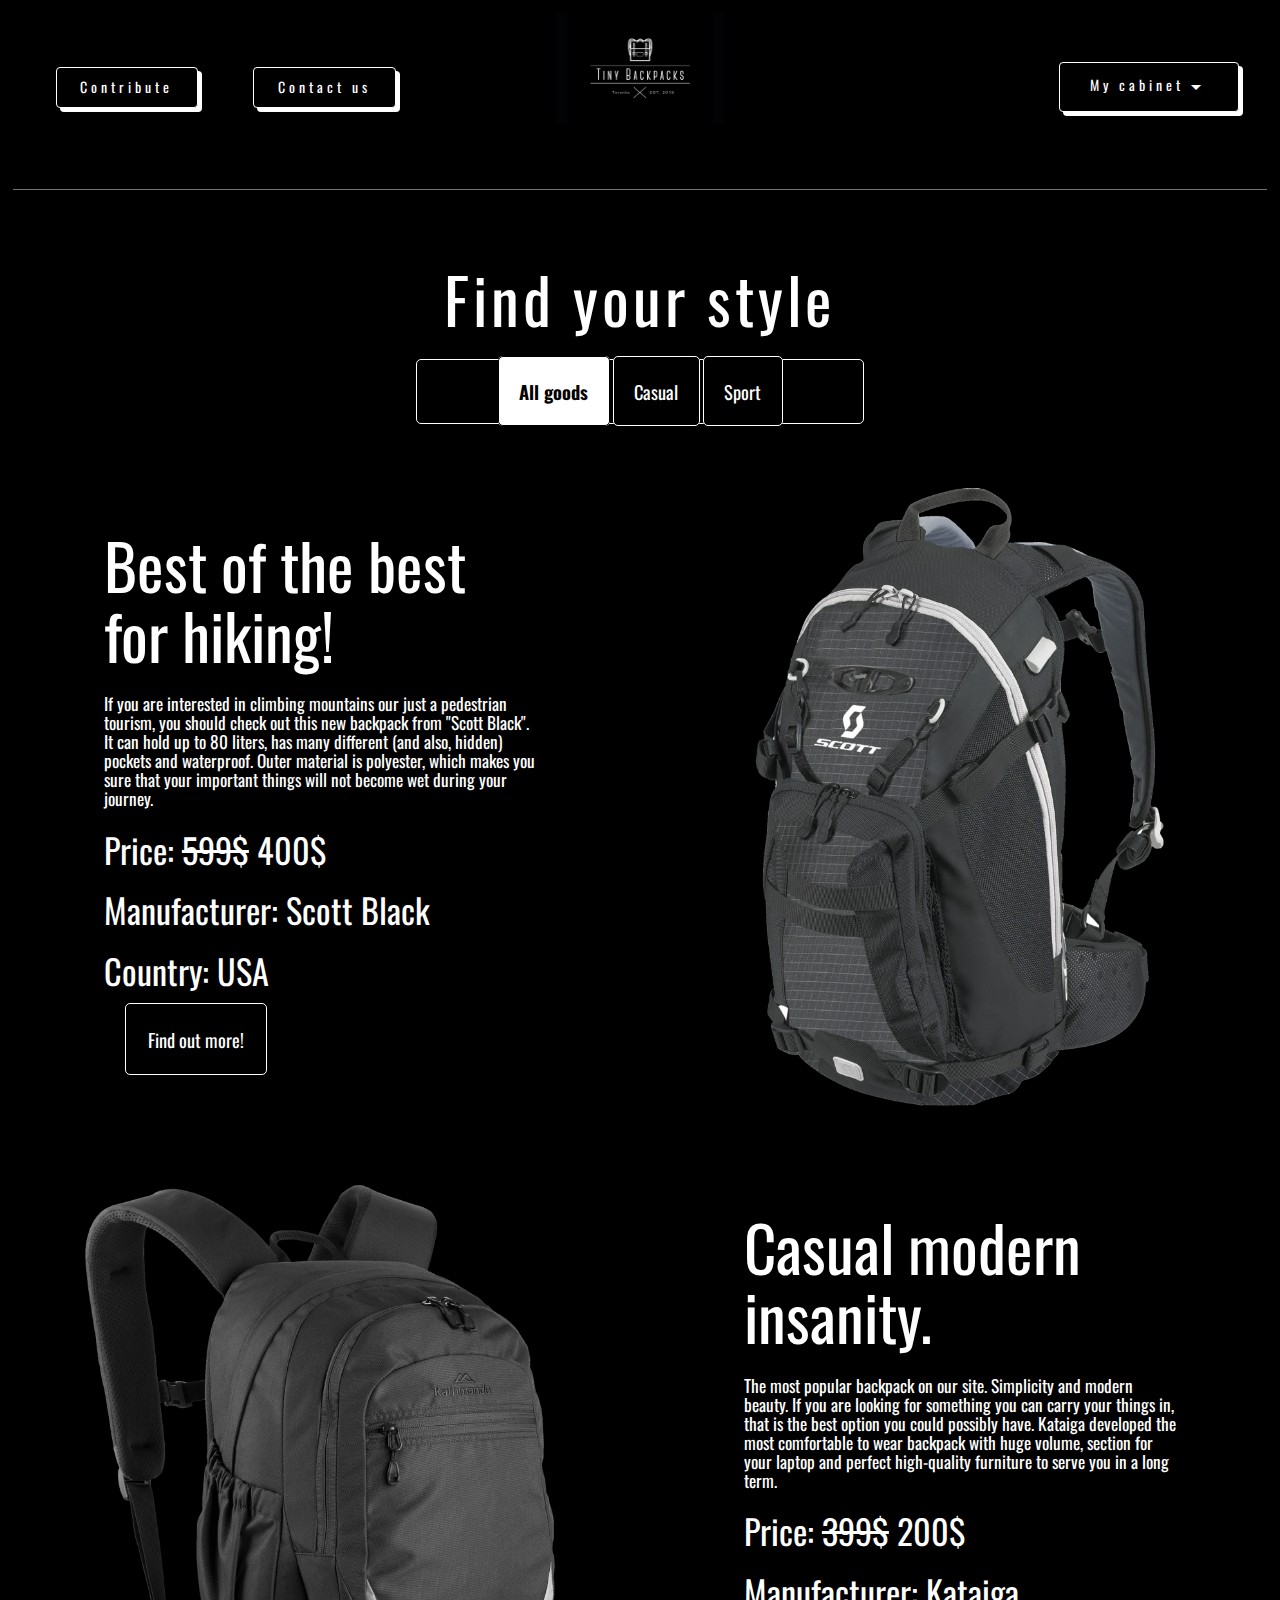
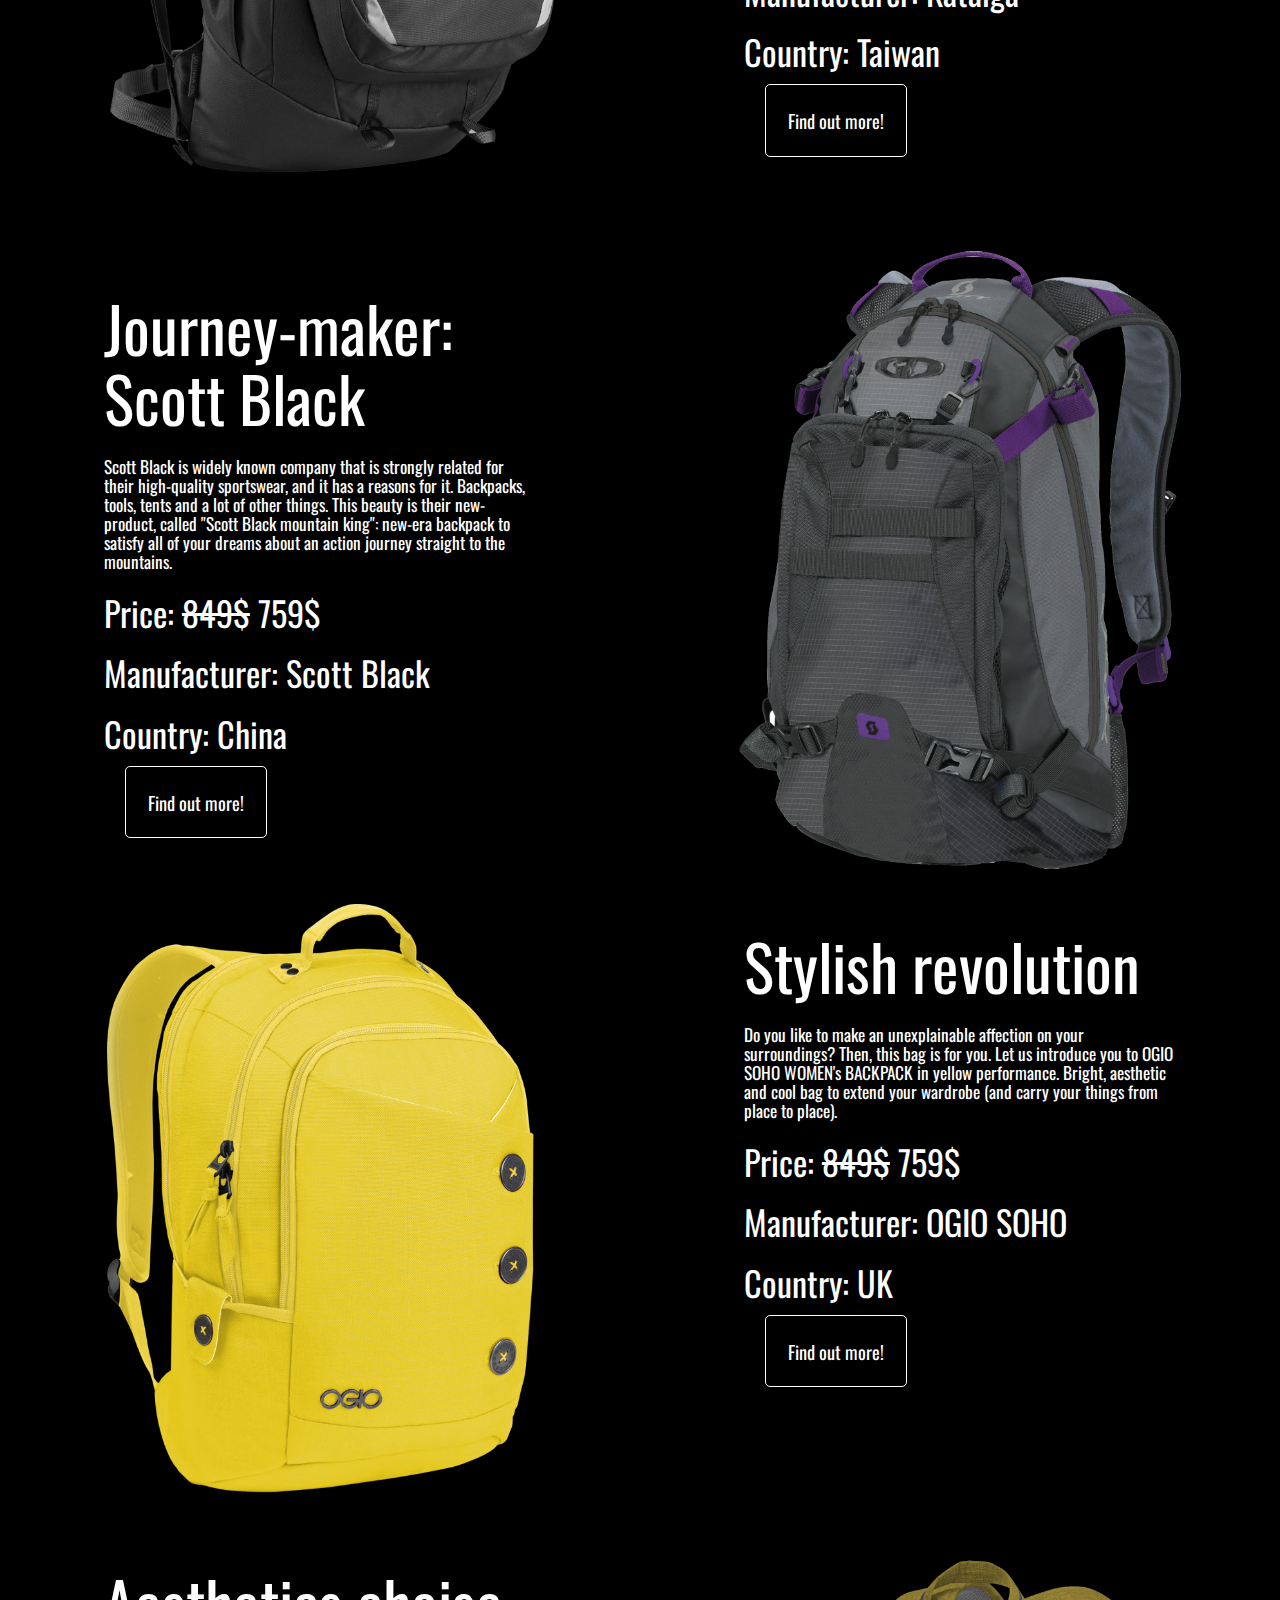
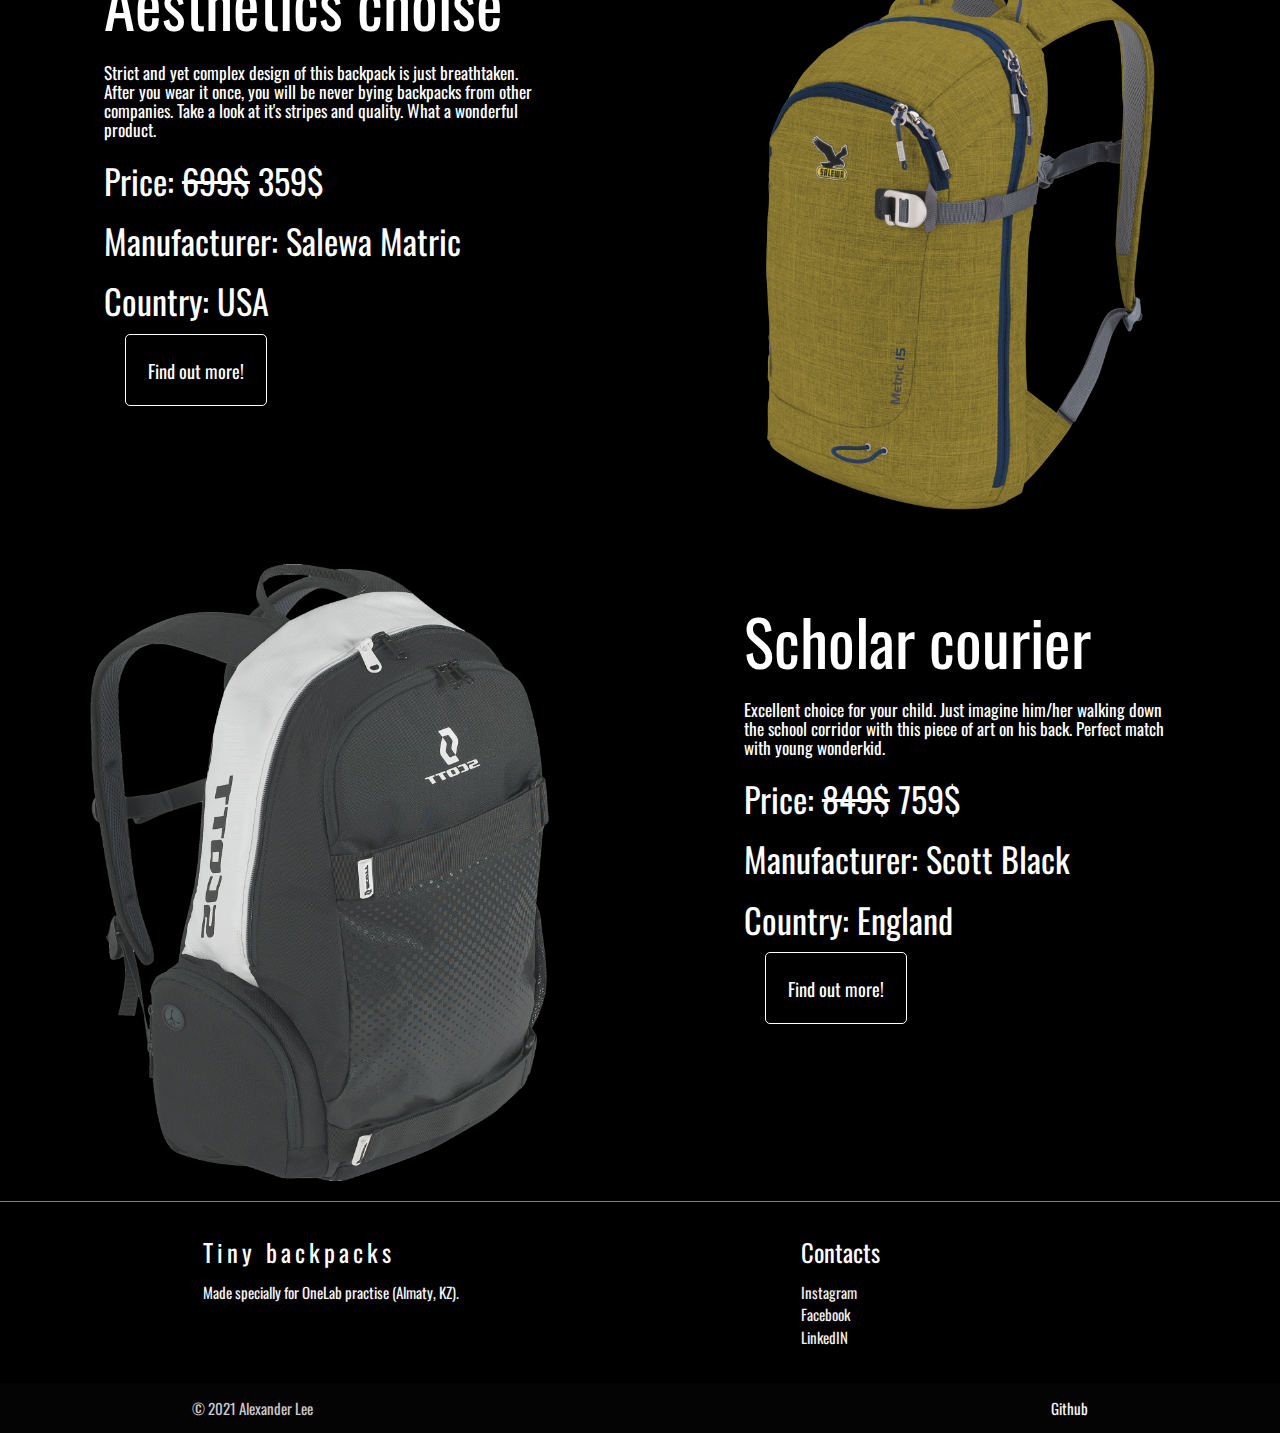
<file: front/index.html>
<!DOCTYPE html>
<html lang="en">

<head>
    <meta charset="UTF-8" />
    <meta http-equiv="X-UA-Compatible" content="IE=edge" />
    <meta name="viewport" content="width=device-width, initial-scale=1.0" />
    <link href="https://fonts.googleapis.com/icon?family=Material+Icons" rel="stylesheet">
    <link rel="stylesheet" href="src/css/materialize.css" />
    <link rel="stylesheet" href="src/css/index.css" />
    <link rel="stylesheet" href="src/css/main.css" />
    <title>Document</title>
</head>

<body>
    <div class="nav-panel-wrapper">
        <div class="row navigation-panel">
            <div class=" col s2 hide-on-small-and-down navigation-element valign-wrapper ">
                <div class="navbar-element-wrapper vertical-align">
                    <a href="contribute.html" class="button-50">Contribute</a>
                </div>
            </div>
            <div class=" col s3 hide-on-small-and-down navigation-element valign-wrapper ">
                <div class="navbar-element-wrapper vertical-align">
                    <a href="contacts.html" class="button-50">Contact us</a>
                </div>
            </div>
            <div class="col s12 m4 center-align">
                <img src="src/img/logo.png" alt="" class="logo" />
            </div>

            <!-- <div class=" col s2 hide-on-small-and-down navigation-element valign-wrapper ">
                <div class="navbar-element-wrapper vertical-align">
                    <a href="sign-in.html" class="button-50">Sign in</a>
                </div>
            </div>
            <div class=" col s3 hide-on-small-and-down navigation-element valign-wrapper ">
                <div class="navbar-element-wrapper vertical-align">
                    <a href="sign-up.html" class="button-50">Sign up</a>
                </div>
            </div> -->
            <div class="col s2"></div>
            <div class=" col s3 hide-on-small-and-down navigation-element valign-wrapper ">
                <div class="navbar-element-wrapper vertical-align">
                    <a href="#" class="button-50 dropdown-trigger" data-target="dropdown1">My cabinet<i class="material-icons dropdown-icon">arrow_drop_down</i></a>
                    <ul id='dropdown1' class='dropdown-content black white-text content'>
                        <li class="dropdown-link-item"><a href="cart.html" class="dropdown-link">My cart <i class="material-icons right">shopping_cart</i></a></li>
                        <li class="dropdown-link-item"><a href="#!" class="dropdown-link">My orders <i class="material-icons right">favorite_border</i></a></li>
                        <li class="dropdown-link-item">
                            <a href="#!" class="dropdown-link">Billing info <i class="material-icons right">info_outline</i></a>
                        </li>
                        <li class="dropdown-link-item">
                            <a href="#!" class="dropdown-link">Messages <i class="material-icons right">message</i></a>
                        </li>
                        <li class="dropdown-link-item"><a href="#!" class="dropdown-link">Log Out <i class="material-icons right">exit_to_app</i></a></li>
                    </ul>
                </div>
            </div>
            <br />
        </div>
    </div>

    <div class="container" style="margin-bottom: 5%">
        <div class="white-text center-align">
            <h1 class="big-spacing-text">Find your style</h1>
            <div class="category-selection-panel">
                <a href="#" class="clickable black-text active-custom-btn">All goods</a
          >
          <a href="#" class="clickable white-text custom-btn">Casual</a>
                <a href="#" class="clickable white-text custom-btn">Sport</a>
            </div>
        </div>
    </div>
    <div class="row good-wrapper">
        <div class="col s12 m6 white-text">
            <div class="container white-text">
                <h1>Best of the best for hiking!</h1>
                <h6>
                    If you are interested in climbing mountains our just a pedestrian tourism, you should check out this new backpack from "Scott Black". It can hold up to 80 liters, has many different (and also, hidden) pockets and waterproof. Outer material is polyester,
                    which makes you sure that your important things will not become wet during your journey.
                </h6>
                <h4>Price: <s>599$</s> 400$</h4>
                <h4>Manufacturer: Scott Black</h4>
                <h4>Country: USA</h4>
                <br />
                <a href="#" class="custom-btn white-text find-out-btn">
            Find out more!
          </a>
            </div>
        </div>
        <div class="col s12 m6">
            <img src="media/img/backpacks/Scott Black Backpack - 960x960.png" class="backpack-photo right" alt="" />
        </div>
    </div>
    <div class="row good-wrapper">
        <div class="col s12 m6 white-text push-l6">
            <div class="container white-text">
                <h1>Casual modern insanity.</h1>
                <h6>
                    The most popular backpack on our site. Simplicity and modern beauty. If you are looking for something you can carry your things in, that is the best option you could possibly have. Kataiga developed the most comfortable to wear backpack with huge volume,
                    section for your laptop and perfect high-quality furniture to serve you in a long term.
                </h6>
                <h4>Price: <s>399$</s> 200$</h4>
                <h4>Manufacturer: Kataiga</h4>
                <h4>Country: Taiwan</h4>
                <br />
                <a href="#" class="custom-btn white-text find-out-btn">
            Find out more!
          </a>
            </div>
        </div>
        <div class="col s12 m6 pull-l6">
            <img src="media/img/backpacks/Backpack Outdoor - 960x960.png" class="backpack-photo left" alt="" />
        </div>
    </div>
    <div class="row good-wrapper">
        <div class="col s12 m6 white-text">
            <div class="container white-text">
                <h1>Journey-maker: Scott Black</h1>
                <h6>
                    Scott Black is widely known company that is strongly related for their high-quality sportswear, and it has a reasons for it. Backpacks, tools, tents and a lot of other things. This beauty is their new-product, called "Scott Black mountain king": new-era
                    backpack to satisfy all of your dreams about an action journey straight to the mountains.
                </h6>
                <h4>Price: <s>849$</s> 759$</h4>
                <h4>Manufacturer: Scott Black</h4>
                <h4>Country: China</h4>
                <br />
                <a href="#" class="custom-btn white-text find-out-btn">
            Find out more!
          </a>
            </div>
        </div>
        <div class="col s12 m6">
            <img src="media/img/backpacks/Backpack Outdoor - 960x960 (2).png" class="backpack-photo right" alt="" />
        </div>
    </div>

    <div class="row">
        <div class="col s12 m6 white-text push-l6">
            <div class="container">
                <h1>Stylish revolution</h1>
                <h6>
                    Do you like to make an unexplainable affection on your surroundings? Then, this bag is for you. Let us introduce you to OGIO SOHO WOMEN's BACKPACK in yellow performance. Bright, aesthetic and cool bag to extend your wardrobe (and carry your things from
                    place to place).
                </h6>
                <h4>Price: <s>849$</s> 759$</h4>
                <h4>Manufacturer: OGIO SOHO</h4>
                <h4>Country: UK</h4>
                <br />
                <a href="#" class="custom-btn white-text find-out-btn">
            Find out more!
          </a>
            </div>
        </div>
        <div class="col s12 m6 pull-l6">
            <img src="media/img/backpacks/OGIO SOHO WOMEN’S BACKPACK – YELLOW - 960x960.png" class="backpack-photo left" alt="" />
        </div>
    </div>
    <div class="row">
        <div class="col s12 m6 white-text">
            <div class="container">
                <h1>Aesthetics choise</h1>
                <h6>
                    Strict and yet complex design of this backpack is just breathtaken. After you wear it once, you will be never bying backpacks from other companies. Take a look at it's stripes and quality. What a wonderful product.
                </h6>
                <h4>Price: <s>699$</s> 359$</h4>
                <h4>Manufacturer: Salewa Matric</h4>
                <h4>Country: USA</h4>
                <br />
                <a href="#" class="custom-btn white-text find-out-btn">
            Find out more!
          </a>
            </div>
        </div>
        <div class="col s12 m6">
            <img src="media/img/backpacks/Salewa Matric 15 Backpack - 960x960.png" class="backpack-photo right" alt="" />
        </div>
    </div>
    <div class="row">
        <div class="col s12 m6 white-text push-l6">
            <div class="container">
                <h1>Scholar courier</h1>
                <h6>
                    Excellent choice for your child. Just imagine him/her walking down the school corridor with this piece of art on his back. Perfect match with young wonderkid.
                </h6>
                <h4>Price: <s>849$</s> 759$</h4>
                <h4>Manufacturer: Scott Black</h4>
                <h4>Country: England</h4>
                <br />
                <a href="#" class="custom-btn white-text find-out-btn">
            Find out more!
          </a>
            </div>
        </div>
        <div class="col s12 m6 pull-l6">
            <img src="media/img/backpacks/Scott School Bag - 960x960.png" class="backpack-photo left mirrored" alt="" />
        </div>
    </div>
    <footer class="page-footer black white-text" style="border-top: 1px solid grey">
        <div class="container">
            <div class="row">
                <div class="col l6 s12">
                    <h5 class="white-text big-spacing-text">Tiny backpacks</h5>
                    <p class="grey-text text-lighten-4">
                        Made specially for OneLab practise (Almaty, KZ).
                    </p>
                </div>
                <div class="col l4 offset-l2 s12">
                    <h5 class="white-text">Contacts</h5>
                    <ul>
                        <li>
                            <a class="grey-text text-lighten-3" href="#!">Instagram</a>
                        </li>
                        <li>
                            <a class="grey-text text-lighten-3" href="#!">Facebook</a>
                        </li>
                        <li>
                            <a class="grey-text text-lighten-3" href="#!">LinkedIN</a>
                        </li>
                    </ul>
                </div>
            </div>
        </div>
        <div class="footer-copyright">
            <div class="container">
                © 2021 Alexander Lee
                <a class="grey-text text-lighten-4 right" href="https://github.com/kukabora">Github</a
          >
        </div>
      </div>
    </footer>
    <script src="src/js/materialize.js"></script>
    <script src="src/js/clickableBtns.js"></script>
    <script src="src/js/dropdown.js"></script>
  </body>
</html>
</file>
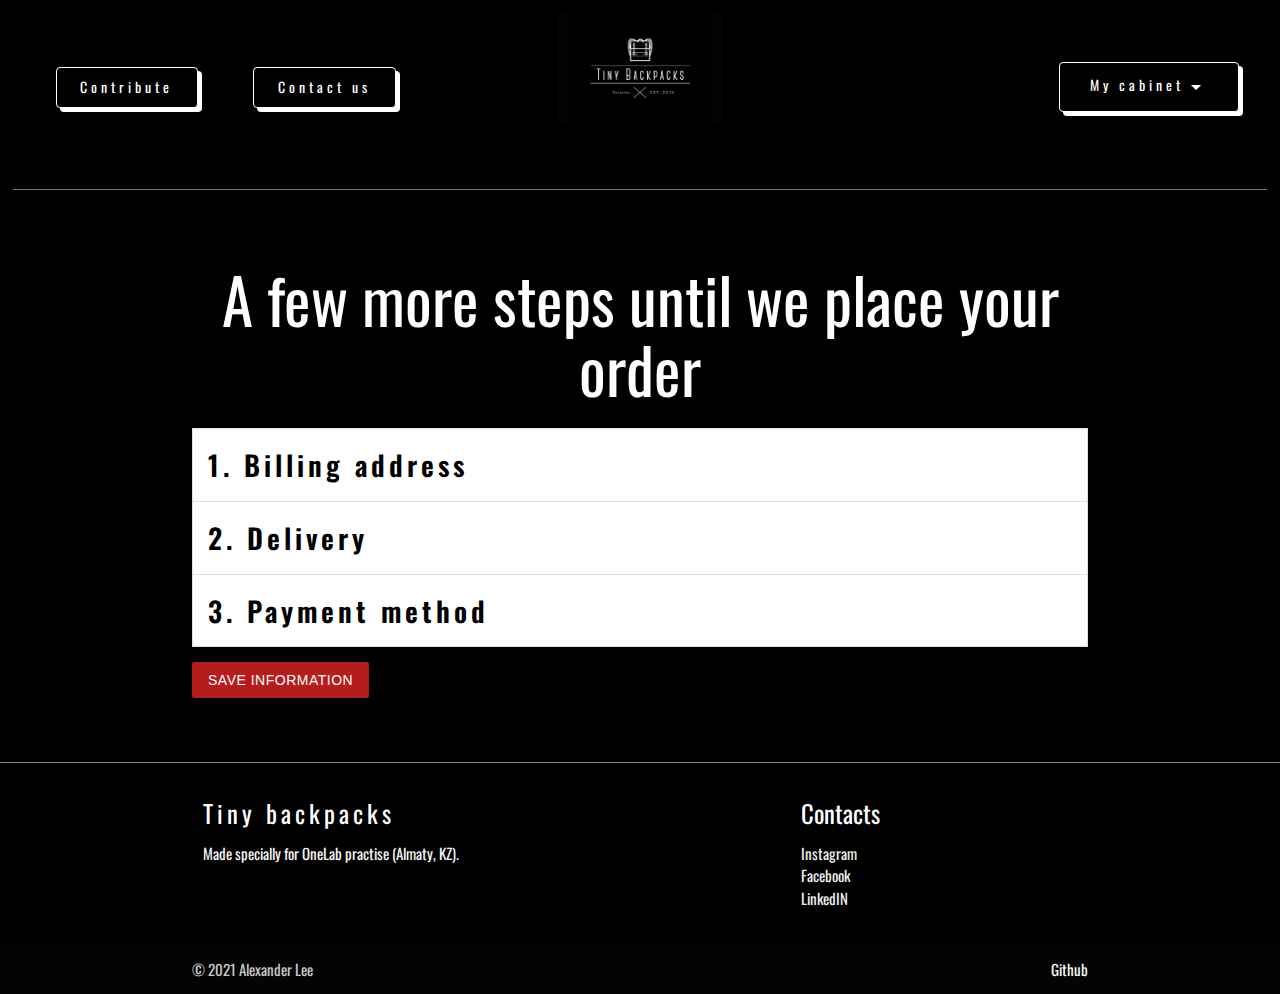
<file: front/billing.html>
<!DOCTYPE html>
<html lang="en">

<head>
    <meta charset="UTF-8" />
    <meta http-equiv="X-UA-Compatible" content="IE=edge" />
    <meta name="viewport" content="width=device-width, initial-scale=1.0" />
    <link href="https://fonts.googleapis.com/icon?family=Material+Icons" rel="stylesheet">
    <link rel="stylesheet" href="src/css/materialize.css" />
    <link rel="stylesheet" href="src/css/billing-info.css" />
    <link rel="stylesheet" href="src/css/main.css" />
    <title>Document</title>
</head>

<body>
    <div class="nav-panel-wrapper">
        <div class="row navigation-panel">
            <div class=" col s2 hide-on-small-and-down navigation-element valign-wrapper ">
                <div class="navbar-element-wrapper vertical-align">
                    <a href="contribute.html" class="button-50">Contribute</a>
                </div>
            </div>
            <div class=" col s3 hide-on-small-and-down navigation-element valign-wrapper ">
                <div class="navbar-element-wrapper vertical-align">
                    <a href="contacts.html" class="button-50">Contact us</a>
                </div>
            </div>
            <div class="col s12 m4 center-align">
                <img src="src/img/logo.png" alt="" class="logo" />
            </div>

            <!-- <div class=" col s2 hide-on-small-and-down navigation-element valign-wrapper ">
                <div class="navbar-element-wrapper vertical-align">
                    <a href="sign-in.html" class="button-50">Sign in</a>
                </div>
            </div>
            <div class=" col s3 hide-on-small-and-down navigation-element valign-wrapper ">
                <div class="navbar-element-wrapper vertical-align">
                    <a href="sign-up.html" class="button-50">Sign up</a>
                </div>
            </div> -->
            <div class="col s2"></div>
            <div class=" col s3 hide-on-small-and-down navigation-element valign-wrapper ">
                <div class="navbar-element-wrapper vertical-align">
                    <a href="#" class="button-50 dropdown-trigger" data-target="dropdown1">My cabinet<i class="material-icons dropdown-icon">arrow_drop_down</i></a>
                    <ul id='dropdown1' class='dropdown-content black white-text content'>
                        <li class="dropdown-link-item"><a href="cart.html" class="dropdown-link">My cart <i class="material-icons right">shopping_cart</i></a></li>
                        <li class="dropdown-link-item"><a href="#!" class="dropdown-link">My orders <i class="material-icons right">favorite_border</i></a></li>
                        <li class="dropdown-link-item">
                            <a href="#!" class="dropdown-link">Billing info <i class="material-icons right">info_outline</i></a>
                        </li>
                        <li class="dropdown-link-item">
                            <a href="#!" class="dropdown-link">Messages <i class="material-icons right">message</i></a>
                        </li>
                        <li class="dropdown-link-item"><a href="#!" class="dropdown-link">Log Out <i class="material-icons right">exit_to_app</i></a></li>
                    </ul>
                </div>
            </div>
            <br />
        </div>
    </div>

    <div class="container" style="margin-bottom: 5%">
        <h1 class="white-text center-align">A few more steps until we place your order</h1>
        <ul class="collapsible">
            <li>
                <div class="collapsible-header black-text info-header big-spacing-text">1. Billing address</div>
                <div class="collapsible-body white">
                    <div class="row">
                        <div class="col s12 m6">
                            <label for="fname" class="input-label black-text">First name <span class="red-text">*</span></label>
                            <input type="text" required name="fname" id="fname" class="billing-adress-input" placeholder="Type here">
                        </div>
                        <div class="col s12 m6">
                            <label for="lname" class="input-label black-text">Second name <span class="red-text">*</span></label>
                            <input type="text" required name="lname" id="lname" class="billing-adress-input" placeholder="Type here">
                        </div>
                        <div class="col s12 m12">
                            <label for="country" class="input-label black-text">Country <span class="red-text">*</span></label>
                            <input type="text" required name="country" id="country" class="billing-adress-input" placeholder="Type here">
                        </div>
                        <div class="col s12 m4">
                            <label for="city" class="input-label black-text">City <span class="red-text">*</span></label>
                            <input type="text" required name="city" id="city" class="billing-adress-input" placeholder="Type here">
                        </div>
                        <div class="col s12 m4">
                            <label for="street" class="input-label black-text">Street <span class="red-text">*</span></label>
                            <input type="text" required name="street" id="street" class="billing-adress-input" placeholder="Type here">
                        </div>
                        <div class="col s12 m4">
                            <label for="code" class="input-label black-text">Postal code <span class="red-text">*</span></label>
                            <input type="text" required name="code" id="code" class="billing-adress-input" placeholder="Type here">
                        </div>
                    </div>
                </div>
            </li>
            <li>
                <div class="collapsible-header black-text info-header big-spacing-text">2. Delivery</div>
                <div class="collapsible-body white">
                    <h3>Please, select the delivery company and method</h3>

                    <div class="row">
                        <div class="col s12 m6">
                            <label class="input-label">Shipping select</label>
                            <select class="browser-default">
                                <option value="" disabled selected>Choose your option</option>
                                <option value="1">Air</option>
                                <option value="2">Sea-shipping</option>
                                <option value="3">Self-take</option>
                              </select>

                        </div>
                        <div class="col s12 m6">
                            <label class="input-label">Company select</label>
                            <select class="browser-default">
                                <option value="" disabled selected>Company</option>
                                <option value="1">FedEX</option>
                                <option value="2">DMS</option>
                                <option value="3">Russia mailing</option>
                              </select>

                        </div>
                    </div>

                </div>

            </li>
            <li>
                <div class="collapsible-header black-text info-header big-spacing-text">3. Payment method</div>
                <div class="collapsible-body white"><span>
                    <h3 class="black-text">Please, check your credit-card type</h3>
                    <div class="row">

                        <div class="col s12 m6">
                            <label class="input-label">Credit card type</label>
                            <select class="browser-default">
                                <option value="" disabled selected>Type</option>
                                <option value="1">MasterCard</option>
                                <option value="2">VISA</option>
                                <option value="3">American Express</option>
                            </select>
                        </div>
                        <div class="col s12 m6">
                            <label class="input-label">Info</label>
                            <div class="card-body">
                                <div class="magnetize-line"></div>
                                <div class="card-info">
                                    <h5>Credit card info</h5>
                                </div>
                                <input type="text" name="" id="" class="browser-default card-number-input card-input " placeholder="Card code">
                                <input type="text" name="" id="" class="browser-default valid-thru-field card-input " placeholder="Valid Thru">
                                <input type="text" name="" id="" class="browser-default name-field card-input " placeholder="Holder name">
                            </div>
                        </div>
                    </div>
                </span></div>
            </li>
        </ul>
        <button class="btn red darken-4 white-text center-align">Save information</button>
    </div>
    <footer class="page-footer black white-text" style="border-top: 1px solid grey">
        <div class="container">
            <div class="row">
                <div class="col l6 s12">
                    <h5 class="white-text big-spacing-text">Tiny backpacks</h5>
                    <p class="grey-text text-lighten-4">
                        Made specially for OneLab practise (Almaty, KZ).
                    </p>
                </div>
                <div class="col l4 offset-l2 s12">
                    <h5 class="white-text">Contacts</h5>
                    <ul>
                        <li>
                            <a class="grey-text text-lighten-3" href="#!">Instagram</a>
                        </li>
                        <li>
                            <a class="grey-text text-lighten-3" href="#!">Facebook</a>
                        </li>
                        <li>
                            <a class="grey-text text-lighten-3" href="#!">LinkedIN</a>
                        </li>
                    </ul>
                </div>
            </div>
        </div>
        <div class="footer-copyright">
            <div class="container">
                © 2021 Alexander Lee
                <a class="grey-text text-lighten-4 right" href="https://github.com/kukabora">Github</a
          >
        </div>
      </div>
    </footer>
    <script src="src/js/materialize.js"></script>
    <script src="src/js/clickableBtns.js"></script>
    <script src="src/js/collapsible.js"></script>
  </body>
</html>
</file>
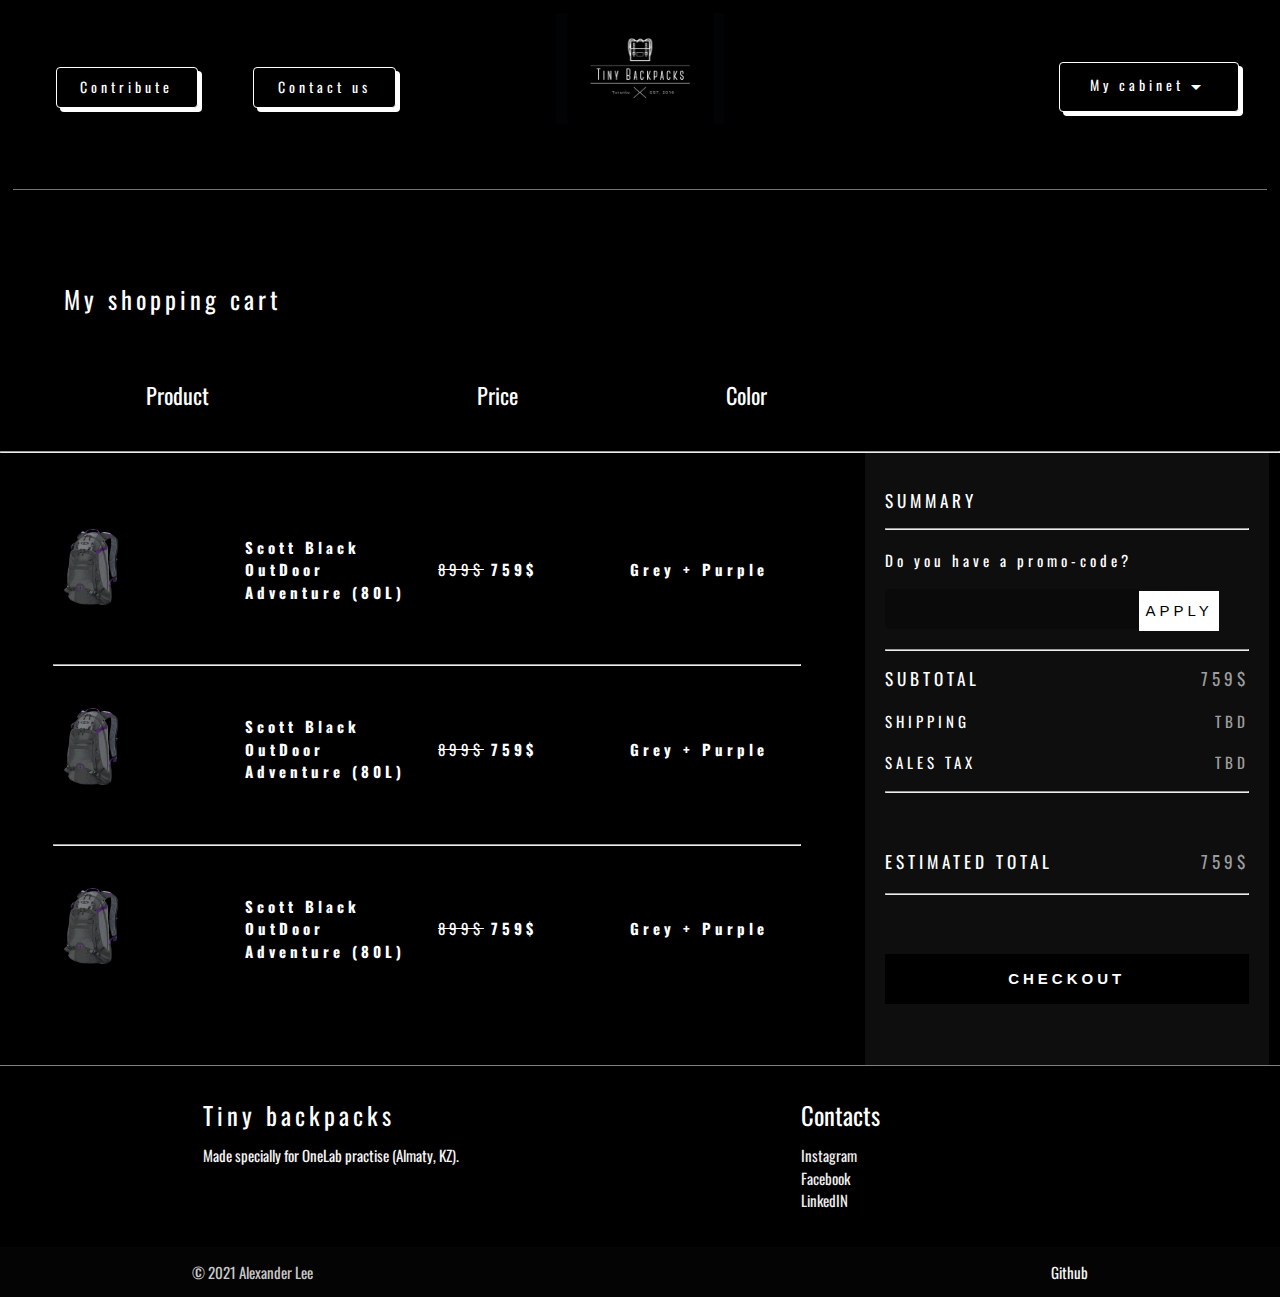
<file: front/cart.html>
<!DOCTYPE html>
<html lang="en">

<head>
    <meta charset="UTF-8" />
    <meta http-equiv="X-UA-Compatible" content="IE=edge" />
    <meta name="viewport" content="width=device-width, initial-scale=1.0" />
    <link href="https://fonts.googleapis.com/icon?family=Material+Icons" rel="stylesheet">
    <link rel="stylesheet" href="src/css/materialize.css" />
    <link rel="stylesheet" href="src/css/index.css" />
    <link rel="stylesheet" href="src/css/cart.css" />
    <link rel="stylesheet" href="src/css/main.css" />
    <title>Document</title>
</head>

<body>
    <div class="nav-panel-wrapper">
        <div class="row navigation-panel">
            <div class=" col s2 hide-on-small-and-down navigation-element valign-wrapper ">
                <div class="navbar-element-wrapper vertical-align">
                    <a href="contribute.html" class="button-50">Contribute</a>
                </div>
            </div>
            <div class=" col s3 hide-on-small-and-down navigation-element valign-wrapper ">
                <div class="navbar-element-wrapper vertical-align">
                    <a href="contacts.html" class="button-50">Contact us</a>
                </div>
            </div>
            <div class="col s12 m4 center-align">
                <img src="src/img/logo.png" alt="" class="logo" />
            </div>

            <!-- <div class=" col s2 hide-on-small-and-down navigation-element valign-wrapper ">
                <div class="navbar-element-wrapper vertical-align">
                    <a href="sign-in.html" class="button-50">Sign in</a>
                </div>
            </div>
            <div class=" col s3 hide-on-small-and-down navigation-element valign-wrapper ">
                <div class="navbar-element-wrapper vertical-align">
                    <a href="sign-up.html" class="button-50">Sign up</a>
                </div>
            </div> -->
            <div class="col s2"></div>
            <div class=" col s3 hide-on-small-and-down navigation-element valign-wrapper ">
                <div class="navbar-element-wrapper vertical-align">
                    <a href="#" class="button-50 dropdown-trigger" data-target="dropdown1">My cabinet<i class="material-icons dropdown-icon">arrow_drop_down</i></a>
                    <ul id='dropdown1' class='dropdown-content black white-text content'>
                        <li class="dropdown-link-item"><a href="cart.html" class="dropdown-link">My cart <i class="material-icons right">shopping_cart</i></a></li>
                        <li class="dropdown-link-item"><a href="#!" class="dropdown-link">My orders <i class="material-icons right">favorite_border</i></a></li>
                        <li class="dropdown-link-item">
                            <a href="#!" class="dropdown-link">Billing info <i class="material-icons right">info_outline</i></a>
                        </li>
                        <li class="dropdown-link-item">
                            <a href="#!" class="dropdown-link">Messages <i class="material-icons right">message</i></a>
                        </li>
                        <li class="dropdown-link-item"><a href="#!" class="dropdown-link">Log Out <i class="material-icons right">exit_to_app</i></a></li>
                    </ul>
                </div>
            </div>
            <br />
        </div>
    </div>
    <h5 class="white-text big-spacing-text" style="margin: 5%">
        My shopping cart
    </h5>
    <div class="row">
        <div class="col s12 m8">
            <div class="row">
                <div class="col s5 center-align white-text" style="font-size: calc(0.8vw + 0.8em)">
                    Product
                </div>
                <div class="col s4 center-align white-text" style="font-size: calc(0.8vw + 0.8em)">
                    Price
                </div>
                <div class="col s3 center-align white-text" style="font-size: calc(0.8vw + 0.8em)">
                    Color
                </div>
            </div>
        </div>
    </div>
    <hr style="margin: 0" />
    <div class="row" style="margin-bottom: 0">
        <div class="col s12 m8">
            <div class="custom-cartlist-container">
                <div class="row cart-element valign-wrapper">
                    <div class="col s12 m3">
                        <a href="good.html">
                            <img src="media/img/backpacks/Backpack Outdoor - 960x960 (2).png" alt="" class="preview" />
                        </a>
                    </div>
                    <div class="col s12 m3 white-text">
                        <p class="big-spacing-text">
                            <a href="good.html" class="white-text">
                                <b>Scott Black OutDoor Adventure (80L)</b>
                            </a>
                        </p>
                    </div>
                    <div class="col s12 m3 white-text">
                        <p class="big-spacing-text"><s>899$</s> <b>759$</b></p>
                    </div>
                    <div class="col s12 m3 white-text">
                        <p class="big-spacing-text"><b>Grey + Purple</b></p>
                    </div>
                </div>
                <hr />
                <div class="row cart-element valign-wrapper">
                    <div class="col s12 m3">
                        <a href="good.html">
                            <img src="media/img/backpacks/Backpack Outdoor - 960x960 (2).png" alt="" class="preview" />
                        </a>
                    </div>
                    <div class="col s12 m3 white-text">
                        <p class="big-spacing-text">
                            <a href="good.html" class="white-text">
                                <b>Scott Black OutDoor Adventure (80L)</b>
                            </a>
                        </p>
                    </div>
                    <div class="col s12 m3 white-text">
                        <p class="big-spacing-text"><s>899$</s> <b>759$</b></p>
                    </div>
                    <div class="col s12 m3 white-text">
                        <p class="big-spacing-text"><b>Grey + Purple</b></p>
                    </div>
                </div>
                <hr />
                <div class="row cart-element valign-wrapper">
                    <div class="col s12 m3">
                        <a href="good.html">
                            <img src="media/img/backpacks/Backpack Outdoor - 960x960 (2).png" alt="" class="preview" />
                        </a>
                    </div>
                    <div class="col s12 m3 white-text">
                        <p class="big-spacing-text">
                            <a href="good.html" class="white-text">
                                <b>Scott Black OutDoor Adventure (80L)</b>
                            </a>
                        </p>
                    </div>
                    <div class="col s12 m3 white-text">
                        <p class="big-spacing-text"><s>899$</s> <b>759$</b></p>
                    </div>
                    <div class="col s12 m3 white-text">
                        <p class="big-spacing-text"><b>Grey + Purple</b></p>
                    </div>
                </div>
            </div>
        </div>
        <div class="col s12 m4 white-text">
            <div class="total-information">
                <div class="checkout-information-element-wrapper">
                    <h6 class="big-spacing-text">SUMMARY</h6>
                </div>
                <div class="checkout-information-element-wrapper">
                    <hr />
                </div>
                <div class="checkout-information-element-wrapper">
                    <span class="big-spacing-text"> Do you have a promo-code? </span>
                </div>
                <div class="checkout-information-element-wrapper">
                    <div class="promo-code-data">
                        <input type="text" name="" id="" class="promo-input browser-default" /><input type="submit" class="big-spacing-text submit-promo-btn" value="APPLY" />
                    </div>
                </div>
                <div class="checkout-information-element-wrapper">
                    <hr />
                </div>
                <div class="checkout-information-element-wrapper">
                    <h6 class="big-spacing-text white-text">
                        <span class="left">SUBTOTAL</span
              ><span class="right grey-text">759$</span>
                    </h6>
                </div>
                <br />
                <div class="checkout-information-element-wrapper">
                    <p class="big-spacing-text white-text">
                        <span class="left">SHIPPING</span
              ><span class="right grey-text">TBD</span>
                    </p>
                </div>
                <br />
                <div class="checkout-information-element-wrapper">
                    <p class="big-spacing-text white-text">
                        <span class="left">SALES TAX</span
              ><span class="right grey-text">TBD</span>
                    </p>
                </div>
                <br />
                <div class="checkout-information-element-wrapper">
                    <hr />
                </div>
                <br />
                <div class="checkout-information-element-wrapper">
                    <h6 class="big-spacing-text white-text">
                        <span class="left">ESTIMATED TOTAL</span
              ><span class="right grey-text">759$</span>
                    </h6>
                </div>
                <br />
                <div class="checkout-information-element-wrapper">
                    <hr />
                </div>
                <br />
                <div class="checkout-information-element-wrapper">
                    <button class="
                hoverable
                browser-default
                checkout-btn
                big-spacing-text
                center-align
              ">
              CHECKOUT
            </button>
                </div>
                <br />
            </div>
        </div>
    </div>

    <footer class="page-footer black white-text" style="border-top: 1px solid grey">
        <div class="container">
            <div class="row">
                <div class="col l6 s12">
                    <h5 class="white-text big-spacing-text">Tiny backpacks</h5>
                    <p class="grey-text text-lighten-4">
                        Made specially for OneLab practise (Almaty, KZ).
                    </p>
                </div>
                <div class="col l4 offset-l2 s12">
                    <h5 class="white-text">Contacts</h5>
                    <ul>
                        <li>
                            <a class="grey-text text-lighten-3" href="#!">Instagram</a>
                        </li>
                        <li>
                            <a class="grey-text text-lighten-3" href="#!">Facebook</a>
                        </li>
                        <li>
                            <a class="grey-text text-lighten-3" href="#!">LinkedIN</a>
                        </li>
                    </ul>
                </div>
            </div>
        </div>
        <div class="footer-copyright">
            <div class="container">
                © 2021 Alexander Lee
                <a class="grey-text text-lighten-4 right" href="https://github.com/kukabora">Github</a
          >
        </div>
      </div>
    </footer>
    <script src="src/js/clickableBtns.js"></script>
    <script src="src/js/materialize.js"></script>
    <script src="src/js/dropdown.js"></script>
  </body>
</html>
</file>
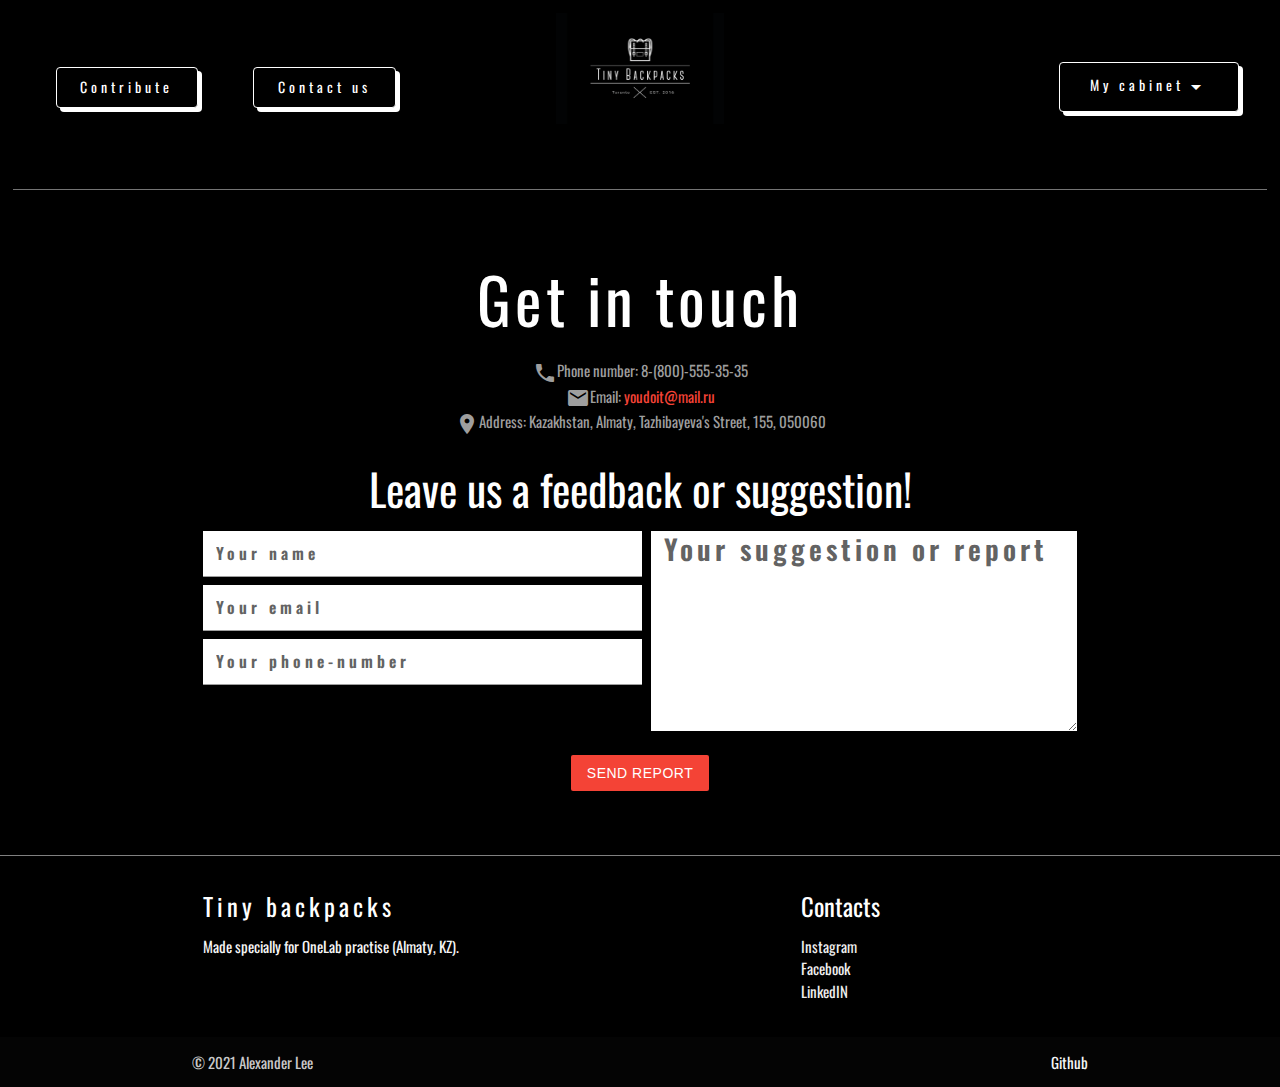
<file: front/contacts.html>
<!DOCTYPE html>
<html lang="en">

<head>
    <meta charset="UTF-8" />
    <meta http-equiv="X-UA-Compatible" content="IE=edge" />
    <meta name="viewport" content="width=device-width, initial-scale=1.0" />
    <link href="https://fonts.googleapis.com/icon?family=Material+Icons" rel="stylesheet" />
    <link rel="stylesheet" href="src/css/materialize.css" />
    <link rel="stylesheet" href="src/css/contacts.css" />
    <link rel="stylesheet" href="src/css/main.css" />
    <title>Document</title>
</head>

<body>
    <div class="nav-panel-wrapper">
        <div class="row navigation-panel">
            <div class=" col s2 hide-on-small-and-down navigation-element valign-wrapper ">
                <div class="navbar-element-wrapper vertical-align">
                    <a href="contribute.html" class="button-50">Contribute</a>
                </div>
            </div>
            <div class=" col s3 hide-on-small-and-down navigation-element valign-wrapper ">
                <div class="navbar-element-wrapper vertical-align">
                    <a href="contacts.html" class="button-50">Contact us</a>
                </div>
            </div>
            <div class="col s12 m4 center-align">
                <img src="src/img/logo.png" alt="" class="logo" />
            </div>

            <!-- <div class=" col s2 hide-on-small-and-down navigation-element valign-wrapper ">
            <div class="navbar-element-wrapper vertical-align">
                <a href="sign-in.html" class="button-50">Sign in</a>
            </div>
        </div>
        <div class=" col s3 hide-on-small-and-down navigation-element valign-wrapper ">
            <div class="navbar-element-wrapper vertical-align">
                <a href="sign-up.html" class="button-50">Sign up</a>
            </div>
        </div> -->
            <div class="col s2"></div>
            <div class=" col s3 hide-on-small-and-down navigation-element valign-wrapper ">
                <div class="navbar-element-wrapper vertical-align">
                    <a href="#" class="button-50 dropdown-trigger" data-target="dropdown1">My cabinet<i class="material-icons dropdown-icon">arrow_drop_down</i></a>
                    <ul id='dropdown1' class='dropdown-content black white-text content'>
                        <li class="dropdown-link-item"><a href="#!" class="dropdown-link">My cart <i class="material-icons right">shopping_cart</i></a></li>
                        <li class="dropdown-link-item"><a href="#!" class="dropdown-link">My orders <i class="material-icons right">favorite_border</i></a></li>
                        <li class="dropdown-link-item">
                            <a href="#!" class="dropdown-link">Billing info <i class="material-icons right">info_outline</i></a>
                        </li>
                        <li class="dropdown-link-item">
                            <a href="#!" class="dropdown-link">Messages <i class="material-icons right">message</i></a>
                        </li>
                        <li class="dropdown-link-item"><a href="#!" class="dropdown-link">Log Out <i class="material-icons right">exit_to_app</i></a></li>
                    </ul>
                </div>
            </div>
            <br />
        </div>
    </div>

    <div class="container" style="margin-bottom: 5%">
        <div class="white-text center-align">
            <h1 class="big-spacing-text">Get in touch</h1>
            <span class="grey-text"><i class="material-icons dropdown-icon">phone</i>Phone number: 8-(800)-555-35-35 </span>
            <br>
            <span class="grey-text"><i class="material-icons dropdown-icon">email</i>Email: <span class="red-text">youdoit@mail.ru</span> </span>
            <br>
            <span class="grey-text"><i class="material-icons dropdown-icon">location_on</i>Address: Kazakhstan, Almaty, Tazhibayeva's Street, 155, 050060</span>
            <br>
            <h3>Leave us a feedback or suggestion!</h3>
            <div class="row" style="position: relative;">
                <div class="col s12 m6">
                    <div class="row">
                        <div class="col s12">
                            <input type="text" name="" placeholder="Your name" id="" class="black-text white custom-input big-spacing-text" style="padding-left: 3%;">
                        </div>
                        <div class="col s12">
                            <input type="text" name="" placeholder="Your email" id="" class="black-text white custom-input big-spacing-text" style="padding-left: 3%;">
                        </div>
                        <div class="col s12">
                            <input type="text" name="" placeholder="Your phone-number" id="" class="black-text white custom-input big-spacing-text" style="padding-left: 3%;">
                        </div>
                    </div>
                </div>
                <div class="col s12 m6">
                    <textarea name="" id="" placeholder="Your suggestion or report" cols="10" class="black-text white custom-input textarea-custom-input big-spacing-text" style="padding-left: 3%;"></textarea>
                </div>
            </div>
            <button class="red white-text btn">Send report</button>
        </div>
    </div>
    <footer class="page-footer black white-text" style="border-top: 1px solid grey">
        <div class="container">
            <div class="row">
                <div class="col l6 s12">
                    <h5 class="white-text big-spacing-text">Tiny backpacks</h5>
                    <p class="grey-text text-lighten-4">
                        Made specially for OneLab practise (Almaty, KZ).
                    </p>
                </div>
                <div class="col l4 offset-l2 s12">
                    <h5 class="white-text">Contacts</h5>
                    <ul>
                        <li>
                            <a class="grey-text text-lighten-3" href="#!">Instagram</a>
                        </li>
                        <li>
                            <a class="grey-text text-lighten-3" href="#!">Facebook</a>
                        </li>
                        <li>
                            <a class="grey-text text-lighten-3" href="#!">LinkedIN</a>
                        </li>
                    </ul>
                </div>
            </div>
        </div>
        <div class="footer-copyright">
            <div class="container">
                © 2021 Alexander Lee
                <a class="grey-text text-lighten-4 right" href="https://github.com/kukabora">Github</a
          >
        </div>
      </div>
    </footer>
    <script src="src/js/materialize.js"></script>
    <script src="src/js/clickableBtns.js"></script>
    <script src="src/js/dropdown.js"></script>
  </body>
</html>
</file>
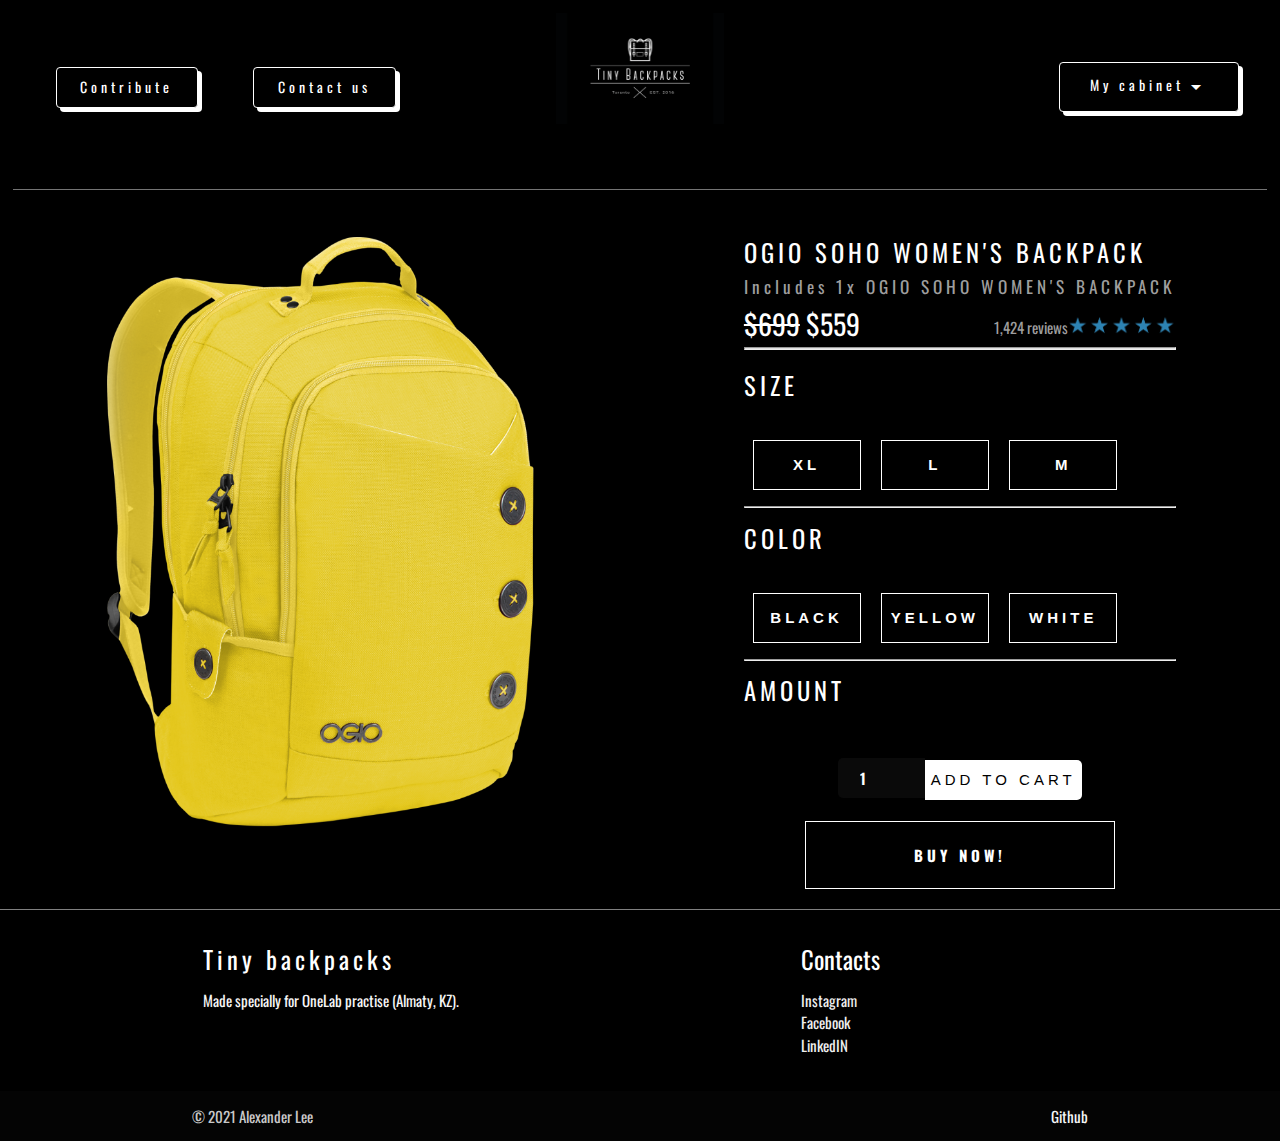
<file: front/good.html>
<!DOCTYPE html>
<html lang="en">

<head>
    <meta charset="UTF-8" />
    <meta http-equiv="X-UA-Compatible" content="IE=edge" />
    <meta name="viewport" content="width=device-width, initial-scale=1.0" />
    <link href="https://fonts.googleapis.com/icon?family=Material+Icons" rel="stylesheet">
    <link rel="stylesheet" href="src/css/materialize.css" />
    <link rel="stylesheet" href="src/css/good.css" />
    <link rel="stylesheet" href="src/css/main.css" />
    <title>Document</title>
</head>

<body>
    <div class="nav-panel-wrapper">
        <div class="row navigation-panel">
            <div class=" col s2 hide-on-small-and-down navigation-element valign-wrapper ">
                <div class="navbar-element-wrapper vertical-align">
                    <a href="contribute.html" class="button-50">Contribute</a>
                </div>
            </div>
            <div class=" col s3 hide-on-small-and-down navigation-element valign-wrapper ">
                <div class="navbar-element-wrapper vertical-align">
                    <a href="contacts.html" class="button-50">Contact us</a>
                </div>
            </div>
            <div class="col s12 m4 center-align">
                <img src="src/img/logo.png" alt="" class="logo" />
            </div>

            <!-- <div class=" col s2 hide-on-small-and-down navigation-element valign-wrapper ">
                <div class="navbar-element-wrapper vertical-align">
                    <a href="sign-in.html" class="button-50">Sign in</a>
                </div>
            </div>
            <div class=" col s3 hide-on-small-and-down navigation-element valign-wrapper ">
                <div class="navbar-element-wrapper vertical-align">
                    <a href="sign-up.html" class="button-50">Sign up</a>
                </div>
            </div> -->
            <div class="col s2"></div>
            <div class=" col s3 hide-on-small-and-down navigation-element valign-wrapper ">
                <div class="navbar-element-wrapper vertical-align">
                    <a href="#" class="button-50 dropdown-trigger" data-target="dropdown1">My cabinet<i class="material-icons dropdown-icon">arrow_drop_down</i></a>
                    <ul id='dropdown1' class='dropdown-content black white-text content'>
                        <li class="dropdown-link-item"><a href="cart.html" class="dropdown-link">My cart <i class="material-icons right">shopping_cart</i></a></li>
                        <li class="dropdown-link-item"><a href="#!" class="dropdown-link">My orders <i class="material-icons right">favorite_border</i></a></li>
                        <li class="dropdown-link-item">
                            <a href="#!" class="dropdown-link">Billing info <i class="material-icons right">info_outline</i></a>
                        </li>
                        <li class="dropdown-link-item">
                            <a href="#!" class="dropdown-link">Messages <i class="material-icons right">message</i></a>
                        </li>
                        <li class="dropdown-link-item"><a href="#!" class="dropdown-link">Log Out <i class="material-icons right">exit_to_app</i></a></li>
                    </ul>
                </div>
            </div>
            <br />
        </div>
    </div>

    <div class="row">
        <div class="col s12 m6">
            <img src="media/img/backpacks/OGIO SOHO WOMEN’S BACKPACK – YELLOW - 960x960.png" class="backpack-photo left" alt="" />
        </div>
        <div class="col s12 m6 white-text">
            <div class="container">
                <h5 class="big-spacing-text">OGIO SOHO WOMEN'S BACKPACK</h5>
                <h6 class="grey-text big-spacing-text">
                    Includes 1x OGIO SOHO WOMEN'S BACKPACK
                </h6>
                <div class="price-and-rating-section">
                    <span class="price left"><s>$699</s> $559</span>
                    <img src="src/img/rating.png" alt="" class="right rating" />
                    <span class="grey-text right amount-of-rates">1,424 reviews</span>
                </div>
                <br />
                <hr class="divider" />
                <div class="additional-info">
                    <h5 class="big-spacing-text white-text">SIZE</h5>
                    <br />
                    <button class="
                hoverable
                browser-default
                option-btn
                big-spacing-text
                center-align
              ">
              XL
            </button>
                    <button class="
                hoverable
                browser-default
                option-btn
                big-spacing-text
                center-align
              ">
              L
            </button>
                    <button class="
                hoverable
                browser-default
                option-btn
                big-spacing-text
                center-align
              ">
              M
            </button>
                </div>
                <hr />
                <div class="additional-info">
                    <h5 class="big-spacing-text white-text">COLOR</h5>
                    <br />
                    <button class="
                hoverable
                browser-default
                option-btn
                big-spacing-text
                center-align
              ">
              BLACK
            </button>
                    <button class="
                hoverable
                browser-default
                option-btn
                big-spacing-text
                center-align
              ">
              YELLOW
            </button>
                    <button class="
                hoverable
                browser-default
                option-btn
                big-spacing-text
                center-align
              ">
              WHITE
            </button>
                </div>
                <hr />
                <h5 class="big-spacing-text white-text">AMOUNT</h5>
                <div class="additional-info center-align">
                    <br />
                    <div class="amount-data">
                        <input type="number" min="1" value="1" name="" id="" class="amount-input browser-default" /><input type="submit" class="big-spacing-text submit-promo-btn" value="ADD TO CART" />
                    </div>
                    <a href="#" class="buy-now-btn big-spacing-text">BUY NOW!</a>
                </div>
            </div>
        </div>
    </div>
    <footer class="page-footer black white-text" style="border-top: 1px solid grey">
        <div class="container">
            <div class="row">
                <div class="col l6 s12">
                    <h5 class="white-text big-spacing-text">Tiny backpacks</h5>
                    <p class="grey-text text-lighten-4">
                        Made specially for OneLab practise (Almaty, KZ).
                    </p>
                </div>
                <div class="col l4 offset-l2 s12">
                    <h5 class="white-text">Contacts</h5>
                    <ul>
                        <li>
                            <a class="grey-text text-lighten-3" href="#!">Instagram</a>
                        </li>
                        <li>
                            <a class="grey-text text-lighten-3" href="#!">Facebook</a>
                        </li>
                        <li>
                            <a class="grey-text text-lighten-3" href="#!">LinkedIN</a>
                        </li>
                    </ul>
                </div>
            </div>
        </div>
        <div class="footer-copyright">
            <div class="container">
                © 2021 Alexander Lee
                <a class="grey-text text-lighten-4 right" href="https://github.com/kukabora">Github</a
          >
        </div>
      </div>
    </footer>
    <script src="src/js/clickableBtns.js"></script>
    <script src="src/js/materialize.js"></script>
    <script src="src/js/dropdown.js"></script>
  </body>
</html>
</file>
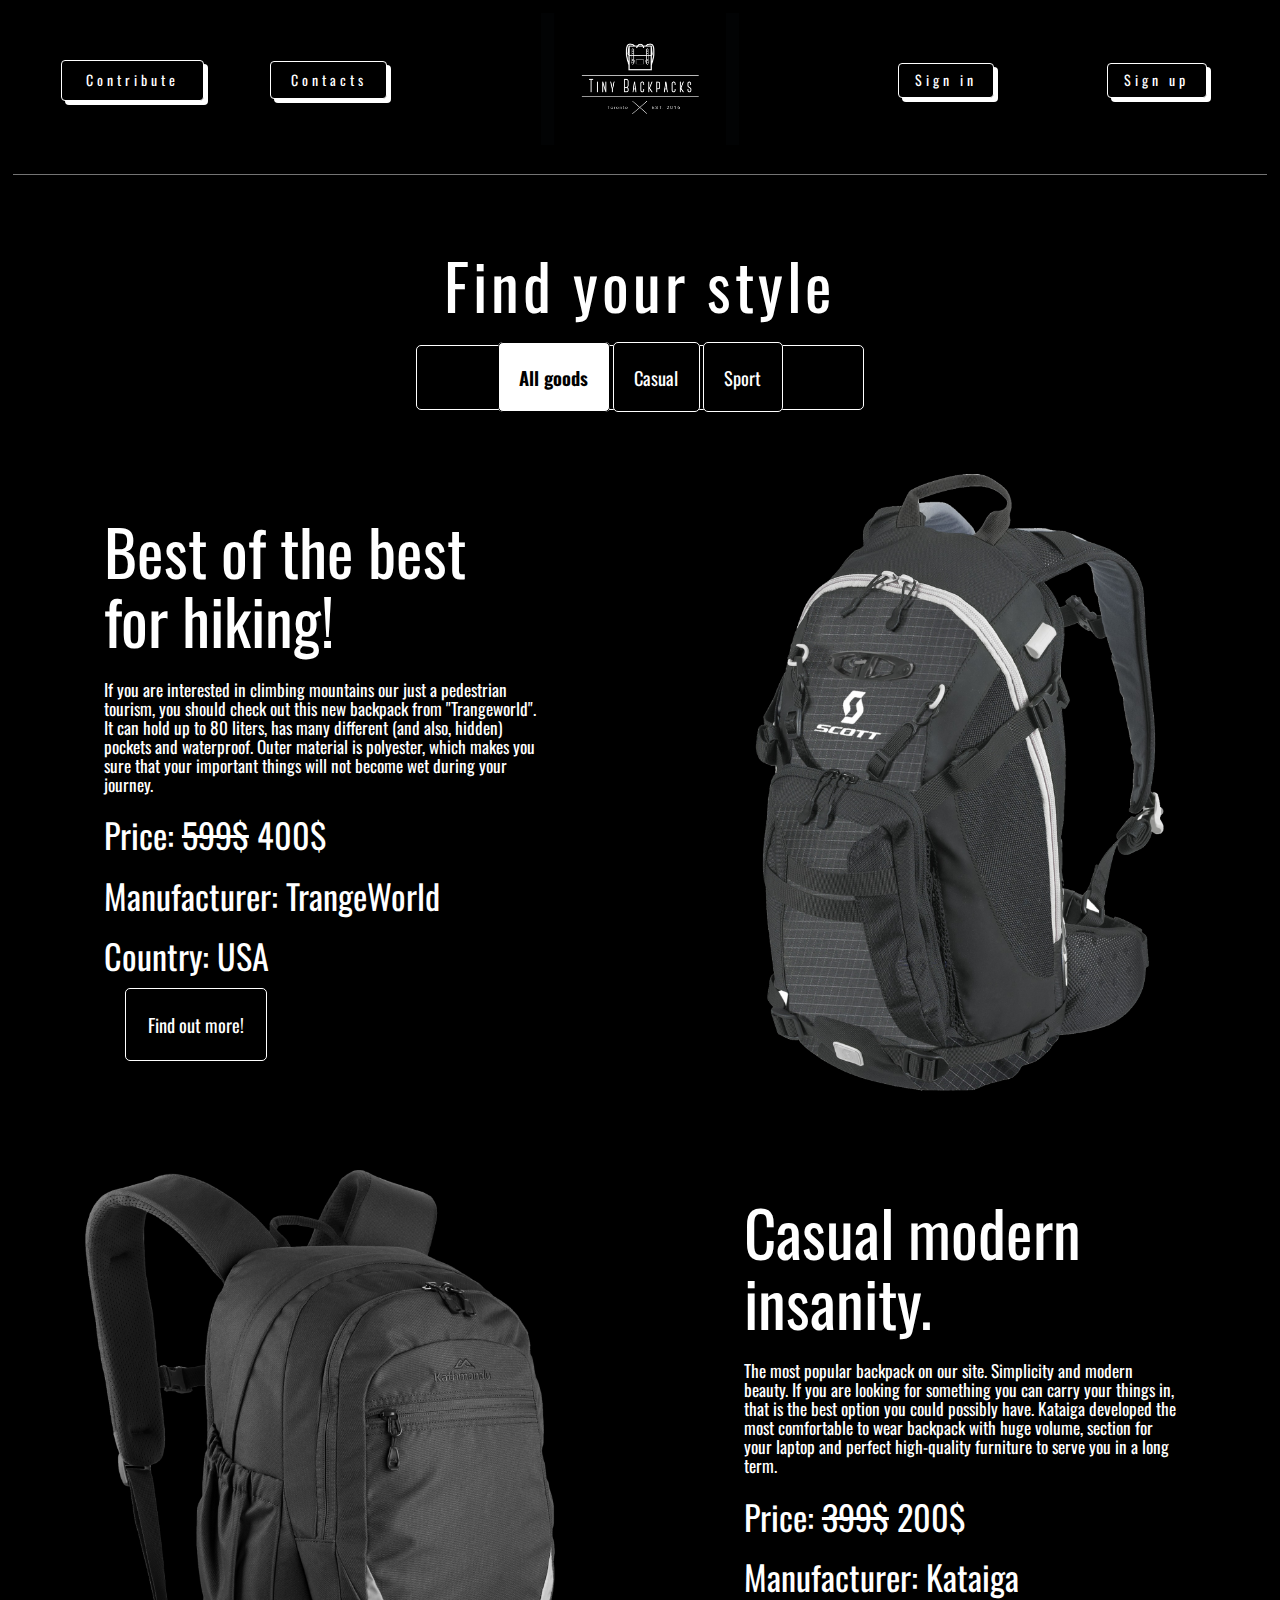
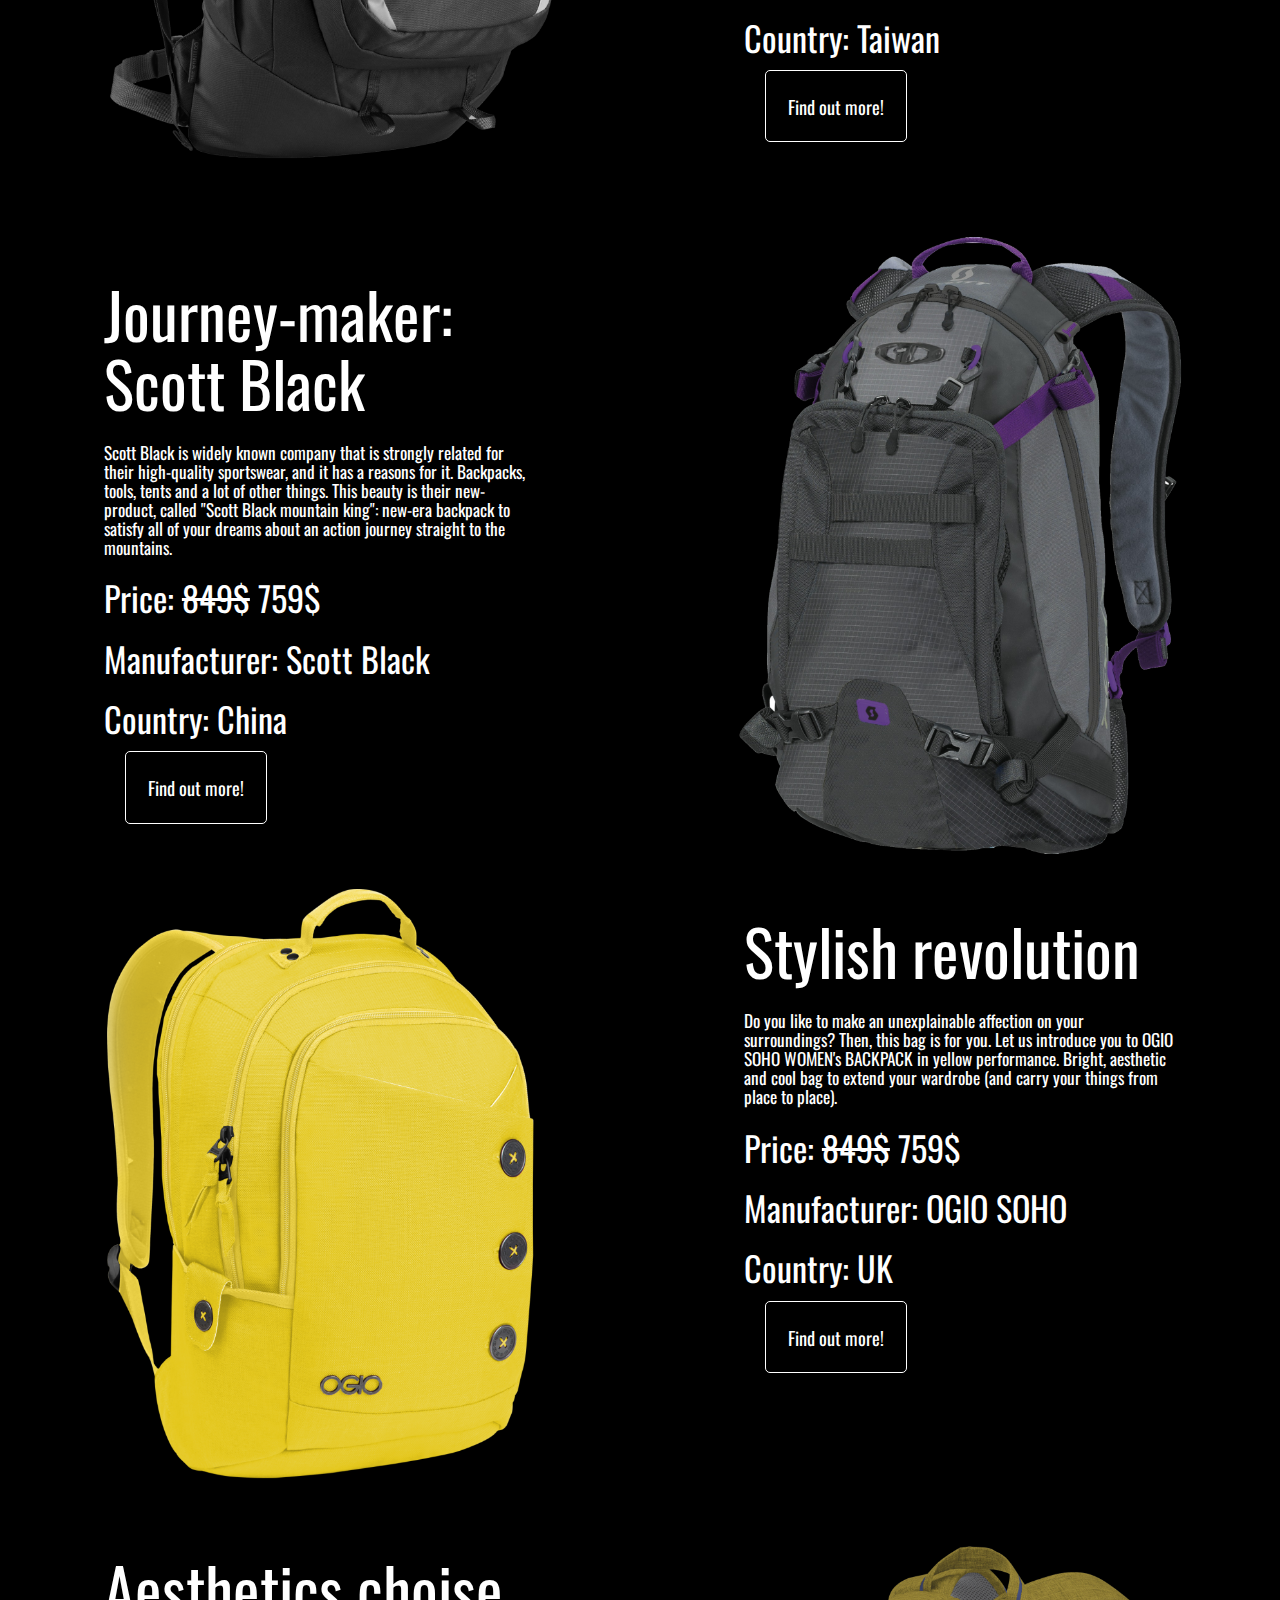
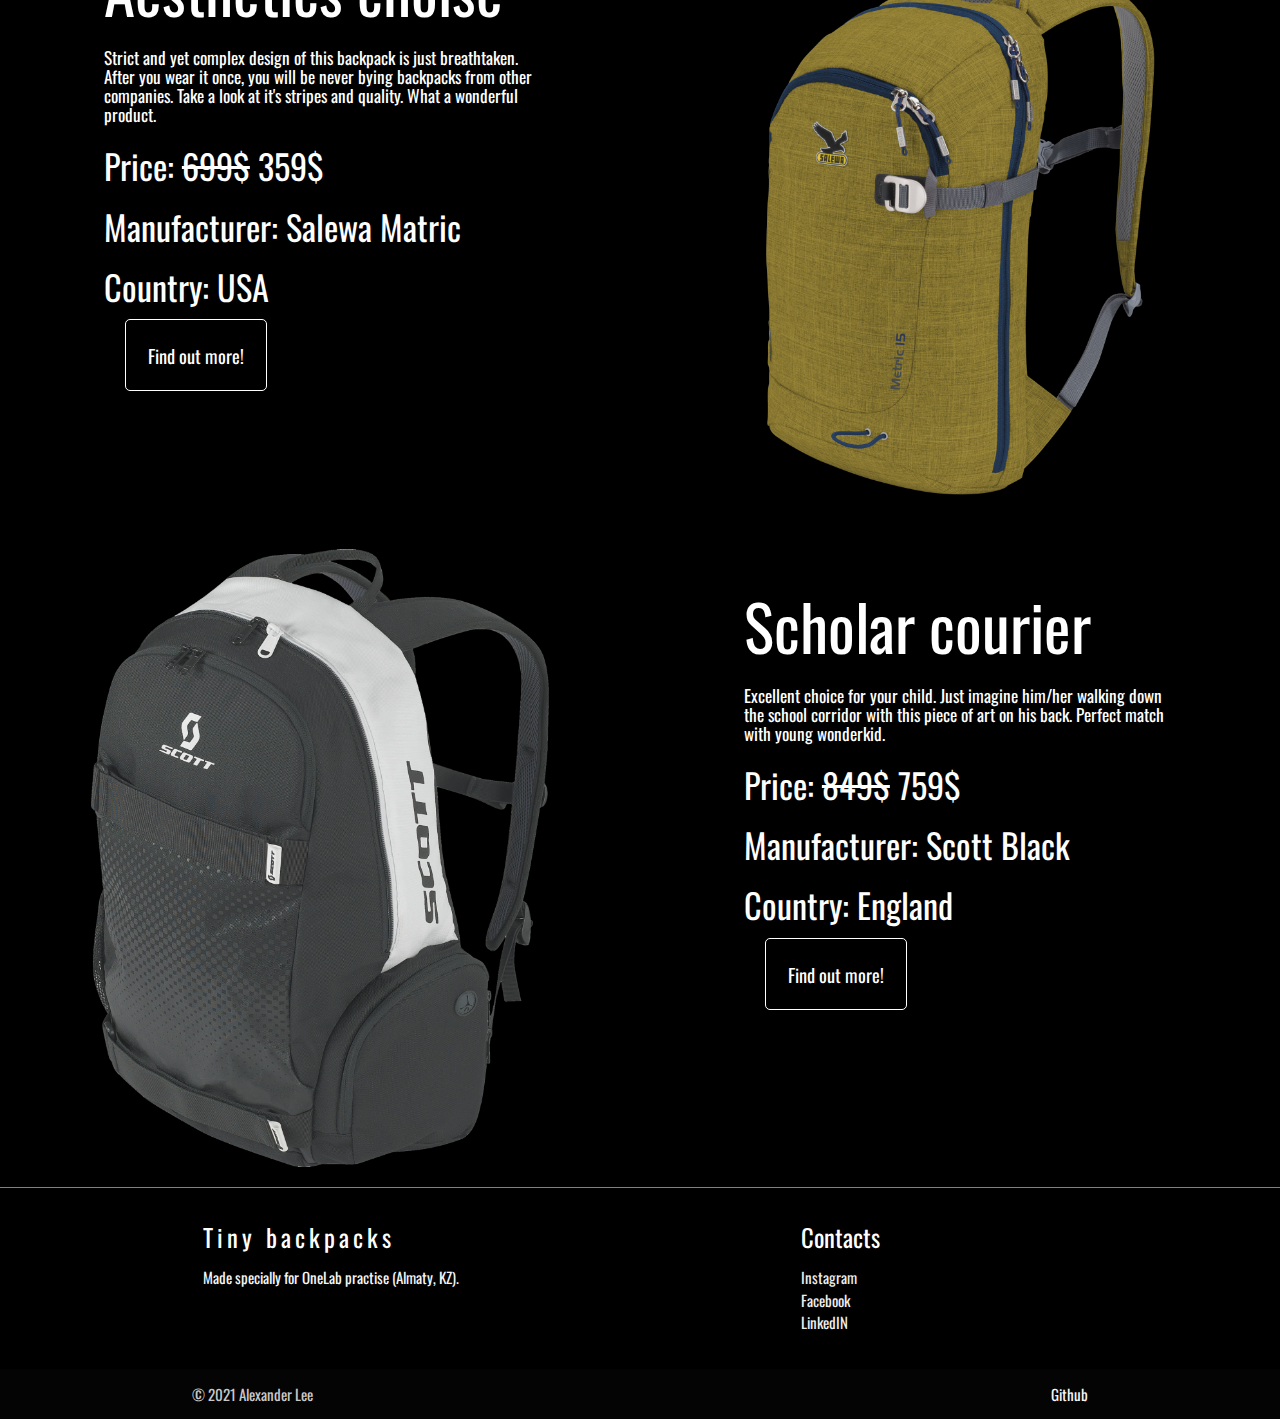
<file: front/sign-in.html>
<!DOCTYPE html>
<html lang="en">

<head>
    <meta charset="UTF-8">
    <meta http-equiv="X-UA-Compatible" content="IE=edge">
    <meta name="viewport" content="width=device-width, initial-scale=1.0">
    <link rel="stylesheet" href="src/css/materialize.css">
    <link rel="stylesheet" href="src/css/index.css">
    <link rel="stylesheet" href="src/css/main.css">
    <title>Document</title>
</head>

<body>
    <div class="nav-panel-wrapper">

        <div class="row navigation-panel">
            <div class="col s2 hide-on-small-and-down navigation-element valign-wrapper">
                <div class="navbar-element-wrapper vertical-align">
                    <a href="handmade.html" class="button-50">Contribute</a>

                </div>
            </div>
            <div class="col s2 hide-on-small-and-down navigation-element valign-wrapper">
                <div class="navbar-element-wrapper vertical-align">
                    <a href="contacts.html" class="button-50">Contacts</a>

                </div>
            </div>
            <div class="col s12 m4 center-align">
                <img src="src/img/logo.png" alt="" class="logo">
            </div>
            <div class="col s2 hide-on-small-and-down navigation-element valign-wrapper">
                <div class="navbar-element-wrapper vertical-align">
                    <a href="auth/sign-in.html" class="button-50">Sign in</a>

                </div>
            </div>
            <div class="col s2 hide-on-small-and-down navigation-element valign-wrapper">
                <div class="navbar-element-wrapper vertical-align">
                    <a href="auth/sign-up.html" class="button-50">Sign up</a>

                </div>
            </div>
            <br>
        </div>
    </div>

    <div class="container" style="margin-bottom: 5%;">
        <div class="white-text center-align">
            <h1 class="big-spacing-text">Find your style</h1>
            <div class="category-selection-panel">
                <a href="#" class="clickable black-text active-custom-btn ">All goods</a>
                <a href="#" class="clickable white-text custom-btn">Casual</a>
                <a href="#" class="clickable white-text custom-btn">Sport</a>
            </div>
        </div>
    </div>
    <div class="row good-wrapper">
        <div class="col s12 m6 white-text">
            <div class="container white-text">
                <h1>Best of the best for hiking!</h1>
                <h6>If you are interested in climbing mountains our just a pedestrian tourism, you should check out this new backpack from "Trangeworld". It can hold up to 80 liters, has many different (and also, hidden) pockets and waterproof. Outer material
                    is polyester, which makes you sure that your important things will not become wet during your journey.</h6>
                <h4>Price: <s>599$</s> 400$</h4>
                <h4>Manufacturer: TrangeWorld</h4>
                <h4>Country: USA</h4>
                <br>
                <a href="#" class="custom-btn white-text find-out-btn">
                    Find out more!
                </a>
            </div>
        </div>
        <div class="col s12 m6">
            <img src="media/img/backpacks/Scott Black Backpack - 960x960.png" class="backpack-photo right" alt="">
        </div>
    </div>
    <div class="row good-wrapper">
        <div class="col s12 m6">
            <img src="media/img/backpacks/Backpack Outdoor - 960x960.png" class="backpack-photo left" alt="">
        </div>
        <div class="col s12 m6 white-text">
            <div class="container white-text">
                <h1>Casual modern insanity.</h1>
                <h6>The most popular backpack on our site. Simplicity and modern beauty. If you are looking for something you can carry your things in, that is the best option you could possibly have. Kataiga developed the most comfortable to wear backpack
                    with huge volume, section for your laptop and perfect high-quality furniture to serve you in a long term.</h6>
                <h4>Price: <s>399$</s> 200$</h4>
                <h4>Manufacturer: Kataiga</h4>
                <h4>Country: Taiwan</h4>
                <br>
                <a href="#" class="custom-btn white-text find-out-btn">
                    Find out more!
                </a>
            </div>
        </div>
    </div>
    <div class="row good-wrapper">
        <div class="col s12 m6 white-text">
            <div class="container white-text">
                <h1>Journey-maker: Scott Black</h1>
                <h6>Scott Black is widely known company that is strongly related for their high-quality sportswear, and it has a reasons for it. Backpacks, tools, tents and a lot of other things. This beauty is their new-product, called "Scott Black mountain
                    king": new-era backpack to satisfy all of your dreams about an action journey straight to the mountains.</h6>
                <h4>Price: <s>849$</s> 759$</h4>
                <h4>Manufacturer: Scott Black</h4>
                <h4>Country: China</h4>
                <br>
                <a href="#" class="custom-btn white-text find-out-btn">
                    Find out more!
                </a>
            </div>
        </div>
        <div class="col s12 m6">
            <img src="media/img/backpacks/Backpack Outdoor - 960x960 (2).png" class="backpack-photo right" alt="">
        </div>
    </div>


    <div class="row">
        <div class="col s12 m6">
            <img src="media/img/backpacks/OGIO SOHO WOMEN’S BACKPACK – YELLOW - 960x960.png" class="backpack-photo left" alt="">
        </div>
        <div class="col s12 m6 white-text">
            <div class="container">
                <h1>Stylish revolution</h1>
                <h6>Do you like to make an unexplainable affection on your surroundings? Then, this bag is for you. Let us introduce you to OGIO SOHO WOMEN's BACKPACK in yellow performance. Bright, aesthetic and cool bag to extend your wardrobe (and carry
                    your things from place to place).</h6>
                <h4>Price: <s>849$</s> 759$</h4>
                <h4>Manufacturer: OGIO SOHO</h4>
                <h4>Country: UK</h4>
                <br>
                <a href="#" class="custom-btn white-text find-out-btn">
                    Find out more!
                </a>
            </div>
        </div>
    </div>
    <div class="row">
        <div class="col s12 m6 white-text">
            <div class="container">
                <h1>Aesthetics choise</h1>
                <h6>Strict and yet complex design of this backpack is just breathtaken. After you wear it once, you will be never bying backpacks from other companies. Take a look at it's stripes and quality. What a wonderful product.</h6>
                <h4>Price: <s>699$</s> 359$</h4>
                <h4>Manufacturer: Salewa Matric</h4>
                <h4>Country: USA</h4>
                <br>
                <a href="#" class="custom-btn white-text find-out-btn">
                    Find out more!
                </a>
            </div>
        </div>
        <div class="col s12 m6">
            <img src="media/img/backpacks/Salewa Matric 15 Backpack - 960x960.png" class="backpack-photo right" alt="">
        </div>
    </div>
    <div class="row">
        <div class="col s12 m6">
            <img src="media/img/backpacks/Scott School Bag - 960x960.png" class="backpack-photo left" alt="">
        </div>
        <div class="col s12 m6 white-text">
            <div class="container">
                <h1>Scholar courier</h1>
                <h6>Excellent choice for your child. Just imagine him/her walking down the school corridor with this piece of art on his back. Perfect match with young wonderkid.</h6>
                <h4>Price: <s>849$</s> 759$</h4>
                <h4>Manufacturer: Scott Black</h4>
                <h4>Country: England</h4>
                <br>
                <a href="#" class="custom-btn white-text find-out-btn">
                    Find out more!
                </a>
            </div>
        </div>
    </div>
    <footer class="page-footer black white-text" style="border-top: 1px solid grey;">
        <div class="container">
            <div class="row">
                <div class="col l6 s12">
                    <h5 class="white-text big-spacing-text">Tiny backpacks</h5>
                    <p class="grey-text text-lighten-4">Made specially for OneLab practise (Almaty, KZ).</p>
                </div>
                <div class="col l4 offset-l2 s12">
                    <h5 class="white-text">Contacts</h5>
                    <ul>
                        <li><a class="grey-text text-lighten-3" href="#!">Instagram</a></li>
                        <li><a class="grey-text text-lighten-3" href="#!">Facebook</a></li>
                        <li><a class="grey-text text-lighten-3" href="#!">LinkedIN</a></li>
                    </ul>
                </div>
            </div>
        </div>
        <div class="footer-copyright">
            <div class="container">
                © 2021 Alexander Lee
                <a class="grey-text text-lighten-4 right" href="https://github.com/kukabora">Github</a>
            </div>
        </div>
    </footer>
    <script src="src/js/clickableBtns.js">
    </script>
</body>

</html>
</file>
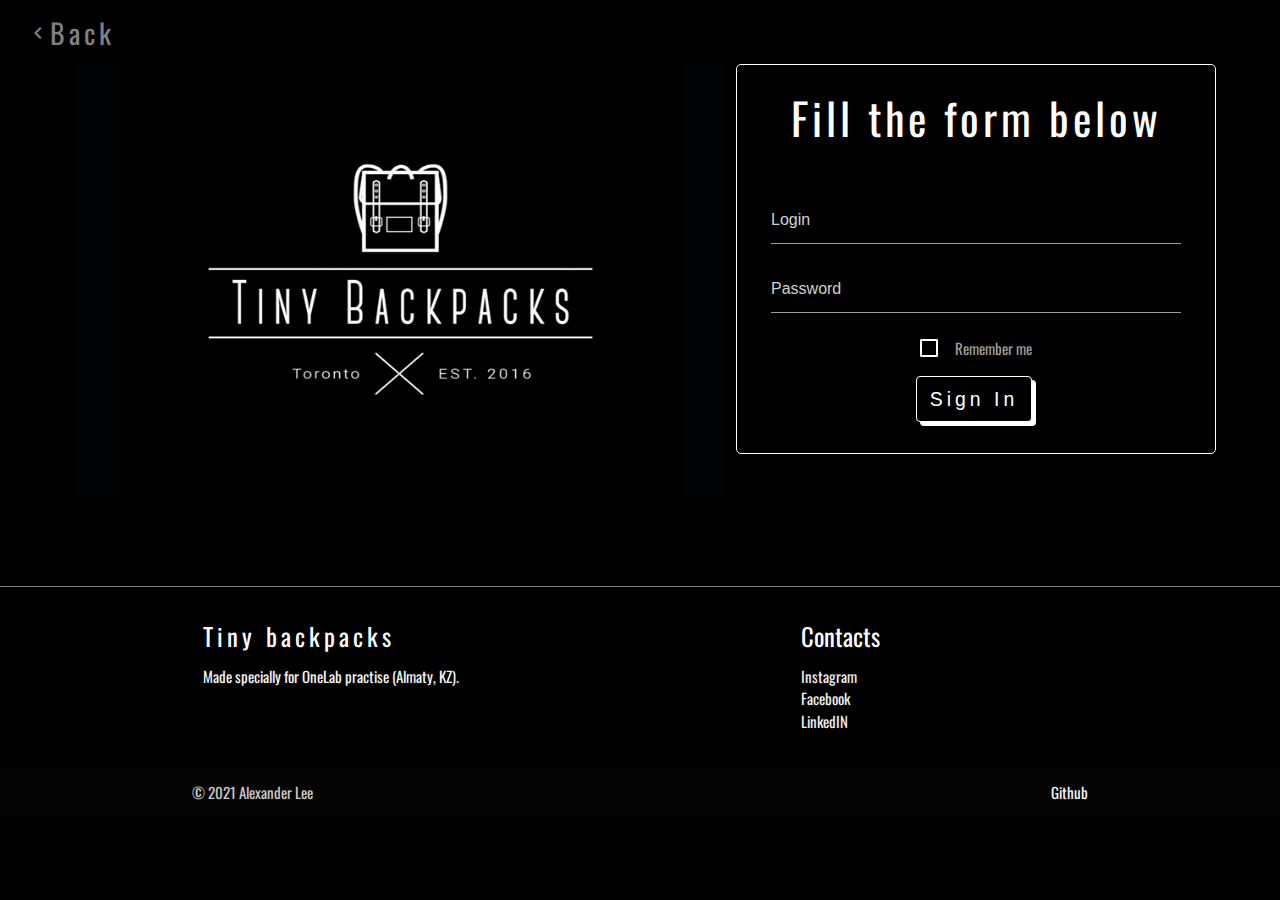
<file: front/sign-up.html>
<!DOCTYPE html>
<html lang="en">

<head>
    <meta charset="UTF-8">
    <meta http-equiv="X-UA-Compatible" content="IE=edge">
    <meta name="viewport" content="width=device-width, initial-scale=1.0">
    <link rel="stylesheet" href="src/css/materialize.css">
    <link rel="stylesheet" href="src/css/main.css">
    <link rel="stylesheet" href="src/css/forms.css">
    <link href="https://fonts.googleapis.com/icon?family=Material+Icons" rel="stylesheet">
    <title>Document</title>
</head>

<body>

    <div class="authentication-form-container">
        <a href="index.html" class="text-grey back-button big-spacing-text"> <i class="material-icons">chevron_left</i>Back</a>
        <div class="row">
            <div class="col s12 m7" style="position: relative;">
                <div class="logo-container" style="margin-top: 0%;">
                    <img src="src/img/logo.png" alt="" class="logo-form">
                </div>
            </div>
            <div class="col s12 m5 center-align form-custom-control">
                <h3 class="white-text big-spacing-text">Fill the form below</h3>
                <form style="padding: 5%; display: block;">
                    <div class="input-field">
                        <input type="text" placeholder="Login" class="thin-writing white-text custom-input" />
                    </div>
                    <div class="input-field">
                        <input type="password" placeholder="Password" class="thin-writing white-text custom-input" />
                    </div>
                    <p>
                        <label>
                          <input type="checkbox" />
                          <span>Remember me</span>
                        </label>
                    </p>
                    <button type="submit" class="button-50 " style="font-size: calc(0.7vw + 0.7em); padding: 3%;">Sign In</button>
                </form>
            </div>
        </div>
    </div>



    <footer class="page-footer black white-text" style="border-top: 1px solid grey;">
        <div class="container">
            <div class="row">
                <div class="col l6 s12">
                    <h5 class="white-text big-spacing-text">Tiny backpacks</h5>
                    <p class="grey-text text-lighten-4">Made specially for OneLab practise (Almaty, KZ).</p>
                </div>
                <div class="col l4 offset-l2 s12">
                    <h5 class="white-text">Contacts</h5>
                    <ul>
                        <li><a class="grey-text text-lighten-3" href="#!">Instagram</a></li>
                        <li><a class="grey-text text-lighten-3" href="#!">Facebook</a></li>
                        <li><a class="grey-text text-lighten-3" href="#!">LinkedIN</a></li>
                    </ul>
                </div>
            </div>
        </div>
        <div class="footer-copyright">
            <div class="container">
                © 2021 Alexander Lee
                <a class="grey-text text-lighten-4 right" href="https://github.com/kukabora">Github</a>
            </div>
        </div>
    </footer>
    <script src="src/js/clickableBtns.js">
    </script>
</body>

</html>
</file>
<file: front/src/css/index.css>
.category-selection-panel {
    width: 50%;
    min-width: 300px;
    border: 1px solid white;
    border-radius: 5px;
    display: inline-block;
    padding: 2%;
}

.mirrored {
    -webkit-transform: scaleX(-1);
    transform: scaleX(-1);
}

.cat-select-btn {
    display: inline-block;
    padding: 4% 5%!important;
}

.backpack-photo {
    width: 100%;
}

.find-out-btn {
    font-size: calc(1vw + 1em);
    margin: 5%;
    padding: 2%;
}

.find-out-btn:hover {
    font-weight: 600;
    color: black !important;
    background-color: white !important;
}

.good-wrapper {
    margin-top: 5%;
}
</file>
<file: front/src/css/main.css>
@import url('https://fonts.googleapis.com/css2?family=Oswald:wght@200&display=swap');
body {
    background-color: black;
    font-family: 'Oswald', sans-serif;
    overflow-x: hidden;
}

.dropdown-link-item {
    border: 1px solid white !important;
}

.dropdown-link {
    color: white;
    transition: 0.6s;
}

.dropdown-link:hover {
    transition: 0.6s;
    color: black !important;
}

.dropdown-link:focus {
    transition: 0.6s;
    color: black !important;
}

.dropdown-icon {
    vertical-align: middle;
}

.authenticated-dropdown-trigger {
    width: 100% !important;
}

.nav-panel-wrapper {
    padding: 1%;
}

.big-spacing-text {
    letter-spacing: 4px;
}

.navbar-element-wrapper {
    padding: 20%;
}

.logo {
    width: 50%;
    aspect-ratio: 1.5;
}

.navigation-panel {
    display: flex;
    border-bottom: 1px solid rgb(116, 116, 116);
    padding-bottom: 2%;
}

.button-50 {
    appearance: button;
    background-color: #000;
    background-image: none;
    border: 1px solid white;
    border-radius: 4px;
    box-shadow: #fff 4px 4px 0 0, #000 4px 4px 0 1px;
    box-sizing: border-box;
    color: #fff;
    letter-spacing: 4px;
    cursor: pointer;
    display: inline-block;
    font-size: 14px;
    line-height: 20px;
    margin: 0 1% 2% 0;
    overflow: visible;
    padding: 15px 40px;
    text-align: center;
    text-transform: none;
    touch-action: manipulation;
    user-select: none;
    -webkit-user-select: none;
    vertical-align: middle;
    white-space: nowrap;
}

.button-50:focus {
    text-decoration: none;
}

.button-50:hover {
    text-decoration: none;
}

.button-50:active {
    box-shadow: rgba(0, 0, 0, .125) 0 3px 5px inset;
    outline: 0;
}

.button-50:not([disabled]):active {
    box-shadow: #fff 2px 2px 0 0, #000 2px 2px 0 1px;
    transform: translate(2px, 2px);
}

@media (min-width: 768px) {
    .button-50 {
        padding: 10% 25%;
    }
}

.custom-btn {
    width: 100%;
    font-size: calc(0.5vw + 0.8em);
    background-color: #000;
    border: 1px solid white;
    border-radius: 5px;
    padding: 5%;
    transition: 0.4s;
}

.active-custom-btn {
    border: 1px solid black;
    border-radius: 5px;
    padding: 5%;
    width: 100%;
    font-size: calc(0.5vw + 0.8em);
    background-color: white;
    font-weight: 700;
    color: black;
    transition: 0.4s;
}
</file>
<file: front/src/css/billing-info.css>
.info-header {
    font-weight: 600;
    font-size: calc(1vw + 1em) !important;
}

.billing-adress-input {
    font-family: "Oswald";
}

.input-label {
    font-size: calc(0.8vw + 0.8em);
}

.card-body {
    font-family: "Oswald";
    position: relative;
    width: 100%;
    background-color: rgb(133, 133, 133);
    border-radius: 15px;
    aspect-ratio: 1.57;
}

.name-field {
    position: absolute;
    top: 85%;
    width: 40%;
    left: 5%;
    height: 10%;
    font-size: calc(0.7vw + 0.7em);
}

.valid-thru-field {
    position: absolute;
    top: 70%;
    width: 20%;
    left: 10%;
    height: 14%;
    color: black;
    font-family: "Oswald";
    font-size: calc(0.8vw + 0.8em);
}

.card-input::placeholder {
    color: rgb(87, 87, 87);
}

.card-info {
    position: absolute;
    top: 30%;
    left: 50%;
}

.magnetize-line {
    background-color: black;
    height: 20%;
    left: 0%;
    top: 8%;
    position: absolute;
    width: 100%;
}

.card-input {
    font-family: "Oswald";
    color: black;
    font-size: calc(0.8vw + 0.8em);
}

.card-input:focus {
    outline: none;
}

.card-number-input {
    position: absolute;
    width: 90%;
    top: 50%;
    left: 5%;
    height: 17%;
}
</file>
<file: front/src/css/cart.css>
.preview {
    width: 45%;
}

.cart-element {
    height: 150px;
}

.custom-cartlist-container {
    padding: 5%;
}

.checkout-information-element-wrapper {
    margin-top: 5%;
    margin-bottom: 5%;
}

.total-information {
    background-color: rgb(14, 14, 14);
    padding: 5%;
}

.promo-code-data {
    margin-top: 5%;
    margin-bottom: 5%;
}

.promo-input {
    width: 70%;
    height: 40px;
    border: none;
    background-color: rgb(10, 10, 10);
    font-family: 'Oswald', sans-serif;
    color: white;
    border-top-left-radius: 5px;
    border-bottom-left-radius: 5px;
    font-weight: 600;
    transition: 0.6s;
    padding-right: 50px;
}

.promo-input:focus {
    outline: none;
    background-color: white;
    color: black;
    transition: 0.6s;
}

.promo-input:focus~.submit-promo-btn {
    color: white;
    background-color: black;
    transition: 0.6s;
}

.checkout-btn {
    font-weight: 700;
    transition: 0.6s;
    height: 50px;
    border: none;
    width: 100%;
    background-color: black;
    color: white;
}

.checkout-btn:focus {
    transition: 0.6s;
    width: 100%;
    background-color: black;
    color: white;
}

.checkout-btn:hover {
    transition: 0.6s;
    width: 100%;
    background-color: white;
    color: black;
}

.submit-promo-btn {
    -webkit-appearance: none;
    outline: none;
    transition: 0.6s;
    background-color: white;
    color: black;
    height: 40px;
    border: none;
}
</file>
<file: front/src/css/contacts.css>
.custom-input {
    border: none;
    font-family: 'Oswald', sans-serif;
    font-size: calc(1vw + 1em);
    font-weight: 600;
}

.form-size-30 {
    height: 100%;
}

.custom-input::placeholder {
    color: rgb(99, 99, 99) !important;
}

.textarea-custom-input {
    width: 100%;
    min-height: 200px;
}
</file>
<file: front/src/css/good.css>
.backpack-photo {
    width: 100%;
}

.price {
    font-size: calc(1vw + 1em);
}

.amount-of-rates {
    padding-top: 3%;
}

.option-btn:hover {
    transition: 0.6s;
    width: 25%;
    background-color: white;
    color: black;
}

.option-btn:focus {
    transition: 0.6s;
    width: 25%;
    background-color: white;
    color: black;
}

.option-btn {
    border: 1px solid white;
    font-weight: 700;
    transition: 0.6s;
    height: 50px;
    width: 25%;
    background-color: black;
    margin: 2%;
    color: white;
}

.amount-data {
    margin-top: 5%;
    margin-bottom: 5%;
}

.buy-now-btn {
    display: inline-block;
    padding: 5% 25% 5% 25%;
    background-color: black;
    border: 1px solid white;
    color: white;
    font-weight: 700;
    transition: 0.6s;
}

.buy-now-btn:hover {
    background-color: white;
    color: black;
    transition: 0.6s;
}

.amount-input {
    width: 20%;
    height: 40px;
    border: none;
    background-color: rgb(10, 10, 10);
    font-family: 'Oswald', sans-serif;
    color: white;
    border-top-left-radius: 5px;
    border-bottom-left-radius: 5px;
    font-weight: 600;
    transition: 0.6s;
    padding: 0% 3% 0% 5%;
}

.amount-input:focus {
    outline: none;
    background-color: white;
    color: black;
    transition: 0.6s;
}

.amount-input:focus~.submit-promo-btn {
    color: white;
    background-color: black;
    transition: 0.6s;
}

.submit-promo-btn {
    border-top-right-radius: 5px;
    border-bottom-right-radius: 5px;
    -webkit-appearance: none;
    outline: none;
    transition: 0.6s;
    background-color: white;
    color: black;
    height: 40px;
    border: none;
}

.divider {
    margin-top: 5%;
    margin-bottom: 5%;
}

.rating {
    padding-top: 3%;
    width: 25%;
}
</file>
<file: front/src/css/forms.css>
.logo-form {
    aspect-ratio: 1.5;
    width: 100%;
}

.authentication-form-container {
    position: relative;
    padding: 5%;
}

.back-button {
    color: grey;
    font-size: calc(1vw + 1em);
    position: absolute;
    top: 2%;
    left: 2%;
}

.form-container {
    padding: 10%;
}

.form-custom-control {
    border: 1px solid white;
    border-radius: 5px;
}

.custom-input:focus {
    border-bottom: 1px solid white !important;
    box-shadow: 0 1px 0 0 white !important
}

.submitting-button {
    background-color: rgb(27, 27, 27);
    font-size: calc(1vw + 1em);
    margin: 5%;
}

.logo-container {
    margin-top: 10vw;
}

[type="checkbox"].filled-in:checked+span:not(.lever):before {
    border-right: 2px solid white !important;
    border-bottom: 2px solid white !important;
}

[type="checkbox"].filled-in:checked+span:not(.lever):after {
    border: 2px solid black !important;
    background-color: black !important;
}

[type="checkbox"].filled-in.tabbed:checked:focus+span:not(.lever):after {
    background-color: black !important;
    border-color: black !important;
}
</file>
